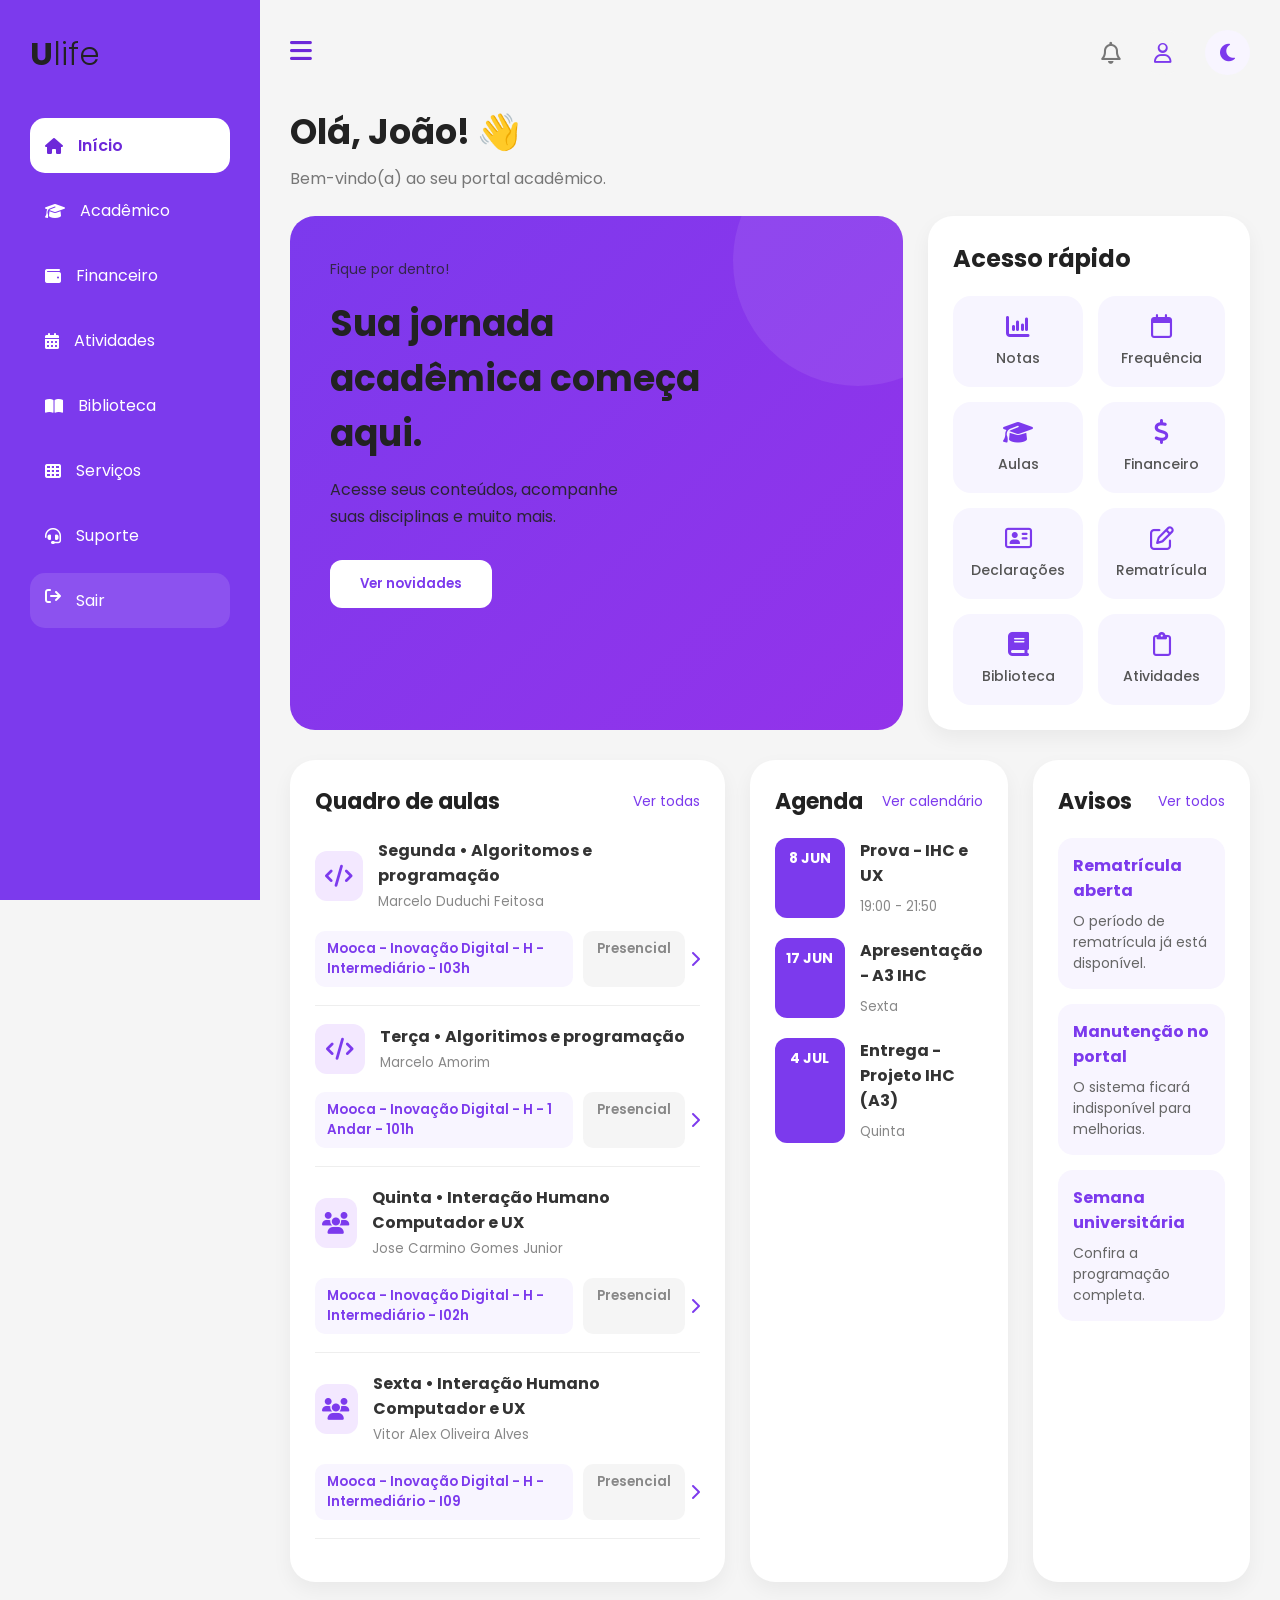
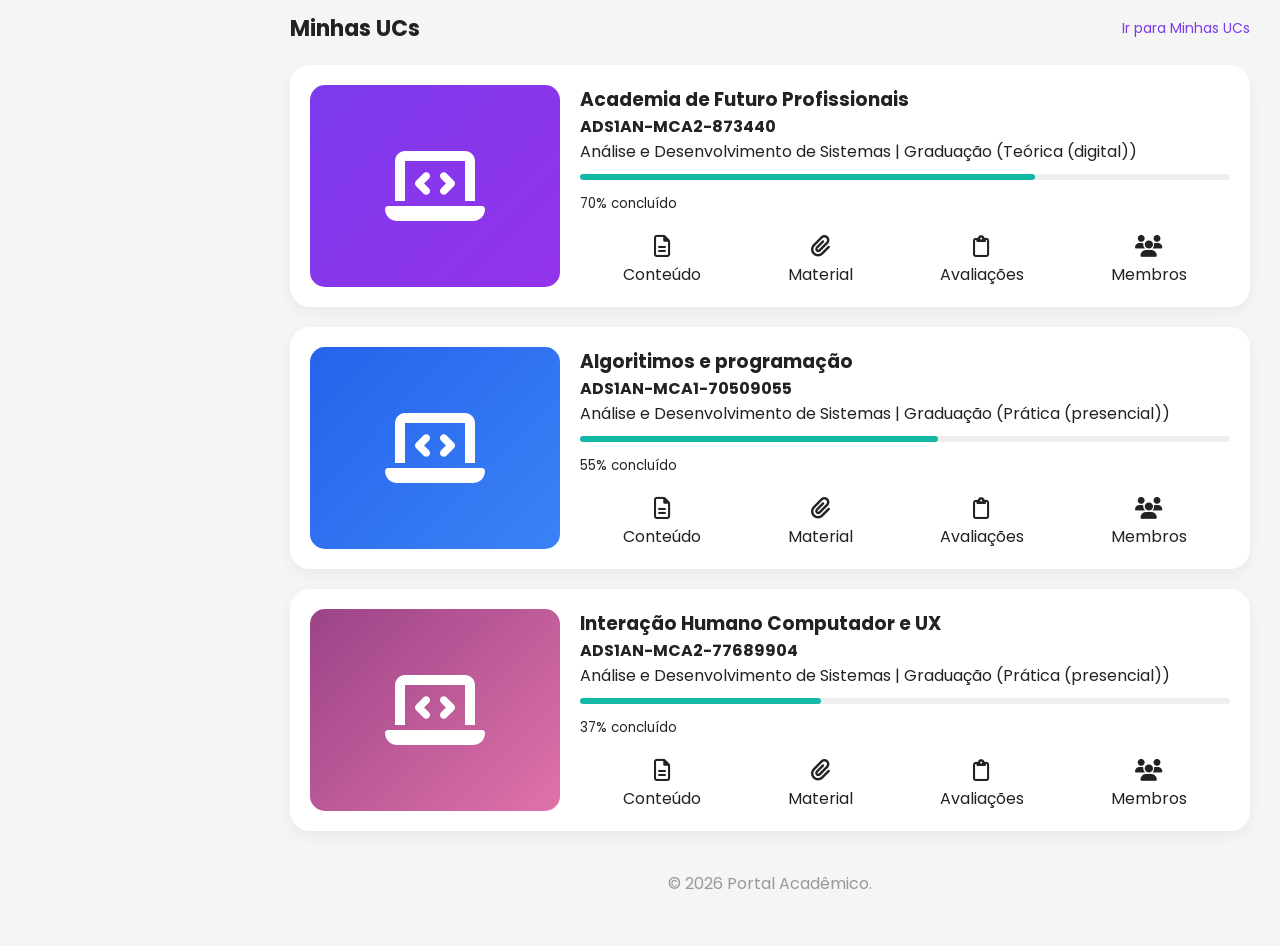
<file: A3---IHC-UX-main (2)/ProjetoA3/index.html>
<!DOCTYPE html>
<html lang=pt-br">

<head>
    <meta charset="UTF-8">
    <meta name="viewport" content="width=device-width, initial-scale=1.0">
    <title>Ulife</title>
    <link rel="icon" type="image/png" href="image/ulifeicon.png">
</head>

<body>
    <!DOCTYPE html>
    <html lang="pt-br">

    <head>

        <meta charset="UTF-8">
        <meta name="viewport" content="width=device-width, initial-scale=1.0">

        <title>Portal Acadêmico</title>

        <link rel="stylesheet" href="css/style.css">
        <link rel="icon" type="image/png" href="image/ulifeicon.png">

        <!-- Fonte -->
        <link href="https://fonts.googleapis.com/css2?family=Poppins:wght@300;400;500;600;700&display=swap" rel="stylesheet">

        <!-- Ícones -->
        <link rel="stylesheet" href="https://cdnjs.cloudflare.com/ajax/libs/font-awesome/6.7.2/css/all.min.css">
    </head>

    <body>
        <div class="container">

            <!-- SIDEBAR -->

            <aside class="sidebar">
                <div class="logo">
                    <a href="index.html">
                        <h1>U<span>life</span></h1>
                    </a>
                </div>

                <nav>

                    <ul>
                        <li class="active">
                            <i class="fa-solid fa-house"></i>
                            <span>Início</span>
                        </li>

                        <li onclick="window.location.href='academico.html'">
                            <i class="fa-solid fa-graduation-cap"></i>
                            <span>Acadêmico</span>
                        </li>

                        <li onclick="window.location.href='financeiro.html'">
                            <i class="fa-solid fa-wallet"></i>
                            <span>Financeiro</span>
                        </li>

                        <li onclick="window.location.href='atividades.html'">
                            <i class="fa-solid fa-calendar-days"></i>
                            <span>Atividades</span>
                        </li>

                        <li>
                            <i class="fa-solid fa-book-open"></i>
                            <span>Biblioteca</span>
                        </li>

                        <li>
                            <i class="fa-solid fa-table-cells"></i>
                            <span>Serviços</span>
                        </li>

                        <li>
                            <i class="fa-solid fa-headset"></i>
                            <span>Suporte</span>
                        </li>
                    </ul>
                </nav>

                <div class="logout">
                    <i class="fa-solid fa-arrow-right-from-bracket"></i>
                    <span>Sair</span>
                </div>
            </aside>

            <!-- CONTEÚDO -->

            <main>

                <!-- TOPO -->

                <header>

                    <div class="menu">
                        <i id="menu-btn" class="fa-solid fa-bars"></i>
                    </div>

                    <div class="icons">

                        <i class="fa-regular fa-bell"></i>


                        <div class="perfil-container">

                            <div class="perfil-btn">
                                <i class="fa-regular fa-user"></i>
                            </div>

                            <div class="perfil-menu">

                                <div class="perfil-topo">
                                    <div class="foto">
                                        <i class="fa-solid fa-user"></i>
                                    </div>
                                    <h3>João</h3>
                                    <small>Sem foto de perfil</small>
                                </div>

                                <ul>

                                    <li>
                                        <i class="fa-regular fa-address-card"></i>
                                        Meus dados
                                    </li>

                                    <li>
                                        <i class="fa-regular fa-folder"></i>
                                        Meus documentos
                                    </li>

                                    <li>
                                        <i class="fa-solid fa-wallet"></i>
                                        Meus pagamentos
                                    </li>

                                    <li>
                                        <i class="fa-solid fa-graduation-cap"></i>
                                        Políticas de bolsas
                                    </li>

                                    <li>
                                        <i class="fa-regular fa-bell"></i>
                                        Configurar notificações
                                    </li>

                                    <li>
                                        <i class="fa-regular fa-circle-question"></i>
                                        Ajuda
                                    </li>
                                </ul>
                            </div>
                        </div>
                        <div class="tema-btn" id="tema-btn">
                            <i class="fa-solid fa-moon" id="tema-icon"></i>
                        </div>
                    </div>

                </header>

                <!-- BOAS VINDAS -->

                <section class="welcome">
                    <h1>Olá, João! 👋</h1>
                    <p>Bem-vindo(a) ao seu portal acadêmico.</p>
                </section>

                <!-- BANNER + ACESSO RAPIDO -->

                <section class="top-area">

                    <div class="hero">
                        <small>Fique por dentro!</small>
                        <h2>Sua jornada acadêmica começa aqui.</h2>
                        <p>
                            Acesse seus conteúdos,
                            acompanhe suas disciplinas
                            e muito mais.
                        </p>

                        <button>
                            Ver novidades
                        </button>
                    </div>

                    <div class="quick">
                        <h2>Acesso rápido</h2>
                        <div class="quick-grid">

                            <div onclick="window.location.href='notas.html'">
                                <i class="fa-solid fa-chart-column"></i>
                                <p>Notas</p>
                            </div>

                            <div onclick="window.location.href='frequencia.html'">
                                <i class="fa-regular fa-calendar"></i>
                                <p>Frequência</p>
                            </div>

                            <div onclick="window.location.href='qda.html'">
                                <i class="fa-solid fa-graduation-cap"></i>
                                <p>Aulas</p>
                            </div>

                            <div onclick="window.location.href='financeiro.html'">
                                <i class="fa-solid fa-dollar-sign"></i>
                                <p>Financeiro</p>
                            </div>

                            <div>
                                <i class="fa-regular fa-address-card"></i>
                                <p>Declarações</p>
                            </div>

                            <div onclick="window.location.href='financeiro.html'">
                                <i class="fa-regular fa-pen-to-square"></i>
                                <p>Rematrícula</p>
                            </div>

                            <div>
                                <i class="fa-solid fa-book"></i>
                                <p>Biblioteca</p>
                            </div>

                            <div onclick="window.location.href='atividades.html'">
                                <i class="fa-regular fa-clipboard"></i>
                                <p>Atividades</p>
                            </div>
                        </div>
                    </div>

                </section>
                <!-- CARDS INFERIORES -->

                <section class="bottom-area">

                    <!-- DISCIPLINAS -->

                    <div class="box">

                        <div class="title">
                            <h2>Quadro de aulas</h2>
                            <a href="qda.html">Ver todas</a>
                        </div>



                        <div class="disciplina">

                            <div class="info">

                                <div class="icone">
                                    <i class="fa-solid fa-code"></i>
                                </div>

                                <div>
                                    <h3 class="algoritimos">Segunda • Algoritomos e programação</h3>
                                    <small>Marcelo Duduchi Feitosa</small>
                                </div>
                            </div>


                            <div class="acesso">

                                <div class="tags">
                                    <small class="sala">Mooca - Inovação Digital - H - Intermediário - I03h</small>

                                    <small class="modalidade">Presencial</small>
                                </div>
                                <i class="fa-solid fa-chevron-right"></i>
                            </div>
                        </div>

                        <div class="disciplina">

                            <div class="info">

                                <div class="icone">
                                    <i class="fa-solid fa-code"></i>
                                </div>

                                <div>
                                    <h3 class="algoritimos">Terça • Algoritimos e programação</h3>
                                    <small>Marcelo Amorim</small>
                                </div>

                            </div>

                            <div class="acesso">
                                <div class="tags">
                                    <small class="sala">Mooca - Inovação Digital - H - 1 Andar - 101h</small>

                                    <small class="modalidade">Presencial</small>
                                </div>
                                <i class="fa-solid fa-chevron-right"></i>
                            </div>
                        </div>

                        <div class="disciplina">

                            <div class="info">

                                <div class="icone">
                                    <i class="fa-solid fa-users"></i>
                                </div>

                                <div>
                                    <h3>Quinta • Interação Humano Computador e UX</h3>
                                    <small>Jose Carmino Gomes Junior</small>

                                </div>

                            </div>

                            <div class="acesso">
                                <div class="tags">
                                    <small class="sala">Mooca - Inovação Digital - H - Intermediário - I02h</small>

                                    <small class="modalidade">Presencial</small>
                                </div>
                                <i class="fa-solid fa-chevron-right"></i>
                            </div>
                        </div>

                        <div class="disciplina">

                            <div class="info">

                                <div class="icone">
                                    <i class="fa-solid fa-users"></i>
                                </div>

                                <div>
                                    <h3>Sexta • Interação Humano Computador e UX</h3>
                                    <small>Vitor Alex Oliveira Alves</small>
                                </div>
                            </div>

                            <div class="acesso">
                                <div class="tags">
                                    <small class="sala">Mooca - Inovação Digital - H - Intermediário - I09</small>

                                    <small class="modalidade">Presencial</small>
                                </div>
                                <i class="fa-solid fa-chevron-right"></i>
                            </div>
                        </div>
                    </div>

                    <!-- AGENDA -->
                    <div class="box">

                        <div class="title">
                            <h2>Agenda</h2>
                            <a href="#">Ver calendário</a>
                        </div>

                        <div class="evento">
                            <h3>8 JUN</h3>

                            <div>
                                <strong>Prova - IHC e UX</strong>
                                <small>19:00 - 21:50</small>
                            </div>
                        </div>

                        <div class="evento">
                            <h3>17 JUN</h3>

                            <div>
                                <strong>Apresentação - A3 IHC</strong>
                                <small>Sexta</small>
                            </div>
                        </div>

                        <div class="evento">
                            <h3>4 JUL</h3>

                            <div>
                                <strong>Entrega - Projeto IHC (A3)</strong>
                                <small>Quinta</small>
                            </div>
                        </div>
                    </div>

                    <!-- AVISOS -->
                    <div class="box">

                        <div class="title">
                            <h2>Avisos</h2>
                            <a href="#">Ver todos</a>
                        </div>

                        <div class="aviso">
                            <h3>Rematrícula aberta</h3>

                            <p>
                                O período de rematrícula já está disponível.
                            </p>
                        </div>

                        <div class="aviso">
                            <h3>Manutenção no portal</h3>

                            <p>
                                O sistema ficará indisponível para melhorias.
                            </p>
                        </div>

                        <div class="aviso">
                            <h3>Semana universitária</h3>

                            <p>
                                Confira a programação completa.
                            </p>
                        </div>
                    </div>
                </section>

                <section class="ucs-extra">

                    <div class="title">
                        <h2>Minhas UCs</h2>
                        <a href="#">Ir para Minhas UCs</a>
                    </div>

                    <div class="uc-card">

                        <div class="uc-img">
                            <i class="fa-solid fa-laptop-code"></i>
                        </div>

                        <div class="uc-info">

                            <h3>Academia de Futuro Profissionais</h3>

                            <strong>ADS1AN-MCA2-873440</strong>

                            <p>Análise e Desenvolvimento de Sistemas | Graduação (Teórica (digital))</p>

                            <div class="barra">
                                <div class="progresso"></div>
                            </div>

                            <small>70% concluído</small>

                            <div class="uc-icons">

                                <div>
                                    <i class="fa-regular fa-file-lines"></i>
                                    <span>Conteúdo</span>
                                </div>

                                <div>
                                    <i class="fa-solid fa-paperclip"></i>
                                    <span>Material</span>
                                </div>

                                <div>
                                    <i class="fa-regular fa-clipboard"></i>
                                    <span>Avaliações</span>
                                </div>

                                <div>
                                    <i class="fa-solid fa-users"></i>
                                    <span>Membros</span>
                                </div>

                            </div>
                        </div>
                    </div>
                    <div class="uc-card">

                        <div class="uc-img" style="background:linear-gradient(135deg,#2563eb,#3b82f6);">

                            <i class="fa-solid fa-laptop-code"></i>

                        </div>

                        <div class="uc-info">

                            <h3>Algoritimos e programação</h3>

                            <strong>ADS1AN-MCA1-70509055</strong>

                            <p>Análise e Desenvolvimento de Sistemas | Graduação (Prática (presencial))</p>

                            <div class="barra">
                                <div class="progresso" style="width:55%;"></div>
                            </div>

                            <small>55% concluído</small>

                            <div class="uc-icons">

                                <div>
                                    <i class="fa-regular fa-file-lines"></i>
                                    <span>Conteúdo</span>
                                </div>

                                <div>
                                    <i class="fa-solid fa-paperclip"></i>
                                    <span>Material</span>
                                </div>

                                <div>
                                    <i class="fa-regular fa-clipboard"></i>
                                    <span>Avaliações</span>
                                </div>

                                <div>
                                    <i class="fa-solid fa-users"></i>
                                    <span>Membros</span>
                                </div>
                            </div>
                        </div>
                    </div>
                    <div class="uc-card">

                        <div class="uc-img" style="background:linear-gradient(135deg,#9b4388,#e072a9);">

                            <i class="fa-solid fa-laptop-code"></i>

                        </div>

                        <div class="uc-info">

                            <h3>Interação Humano Computador e UX</h3>

                            <strong>ADS1AN-MCA2-77689904</strong>

                            <p>Análise e Desenvolvimento de Sistemas | Graduação (Prática (presencial))</p>

                            <div class="barra">
                                <div class="progresso" style="width:37%;"></div>
                            </div>

                            <small>37% concluído</small>

                            <div class="uc-icons">

                                <div>
                                    <i class="fa-regular fa-file-lines"></i>
                                    <span>Conteúdo</span>
                                </div>

                                <div>
                                    <i class="fa-solid fa-paperclip"></i>
                                    <span>Material</span>
                                </div>

                                <div>
                                    <i class="fa-regular fa-clipboard"></i>
                                    <span>Avaliações</span>
                                </div>

                                <div>
                                    <i class="fa-solid fa-users"></i>
                                    <span>Membros</span>
                                </div>
                            </div>
                        </div>
                    </div>

                </section>

                <!-- RODAPÉ -->

                <footer>
                    © 2026 Portal Acadêmico.
                </footer>
            </main>
        </div>
        <script>

            const menu = document.querySelector("#menu-btn");
            const sidebar = document.querySelector(".sidebar");

            menu.onclick = () => {
                sidebar.classList.toggle("close");
            }

        </script>

        <script>

            const perfilBtn = document.querySelector(".perfil-btn");
            const perfilMenu = document.querySelector(".perfil-menu");
            const perfilContainer = document.querySelector(".perfil-container");

            perfilBtn.addEventListener("click", function (event) {
                perfilMenu.classList.toggle("active");
                event.stopPropagation();
            });

            perfilMenu.addEventListener("click", function (event) {
                event.stopPropagation();
            });

            document.addEventListener("click", function () {
                perfilMenu.classList.remove("active");
            });

        </script>

        <script>
            const temaBtn = document.getElementById("tema-btn");
            const temaIcon = document.getElementById("tema-icon");

            temaBtn.addEventListener("click", () => {
                document.body.classList.toggle("dark-mode");

                if (document.body.classList.contains("dark-mode")) {
                    temaIcon.classList.remove("fa-moon");
                    temaIcon.classList.add("fa-sun");
                    localStorage.setItem("tema", "dark");
                } else {
                    temaIcon.classList.remove("fa-sun");
                    temaIcon.classList.add("fa-moon");
                    localStorage.setItem("tema", "light");
                }
            });

            if (localStorage.getItem("tema") === "dark") {
                document.body.classList.add("dark-mode");
                temaIcon.classList.remove("fa-moon");
                temaIcon.classList.add("fa-sun");
            }
        </script>


    </body>

    </html>
</file>
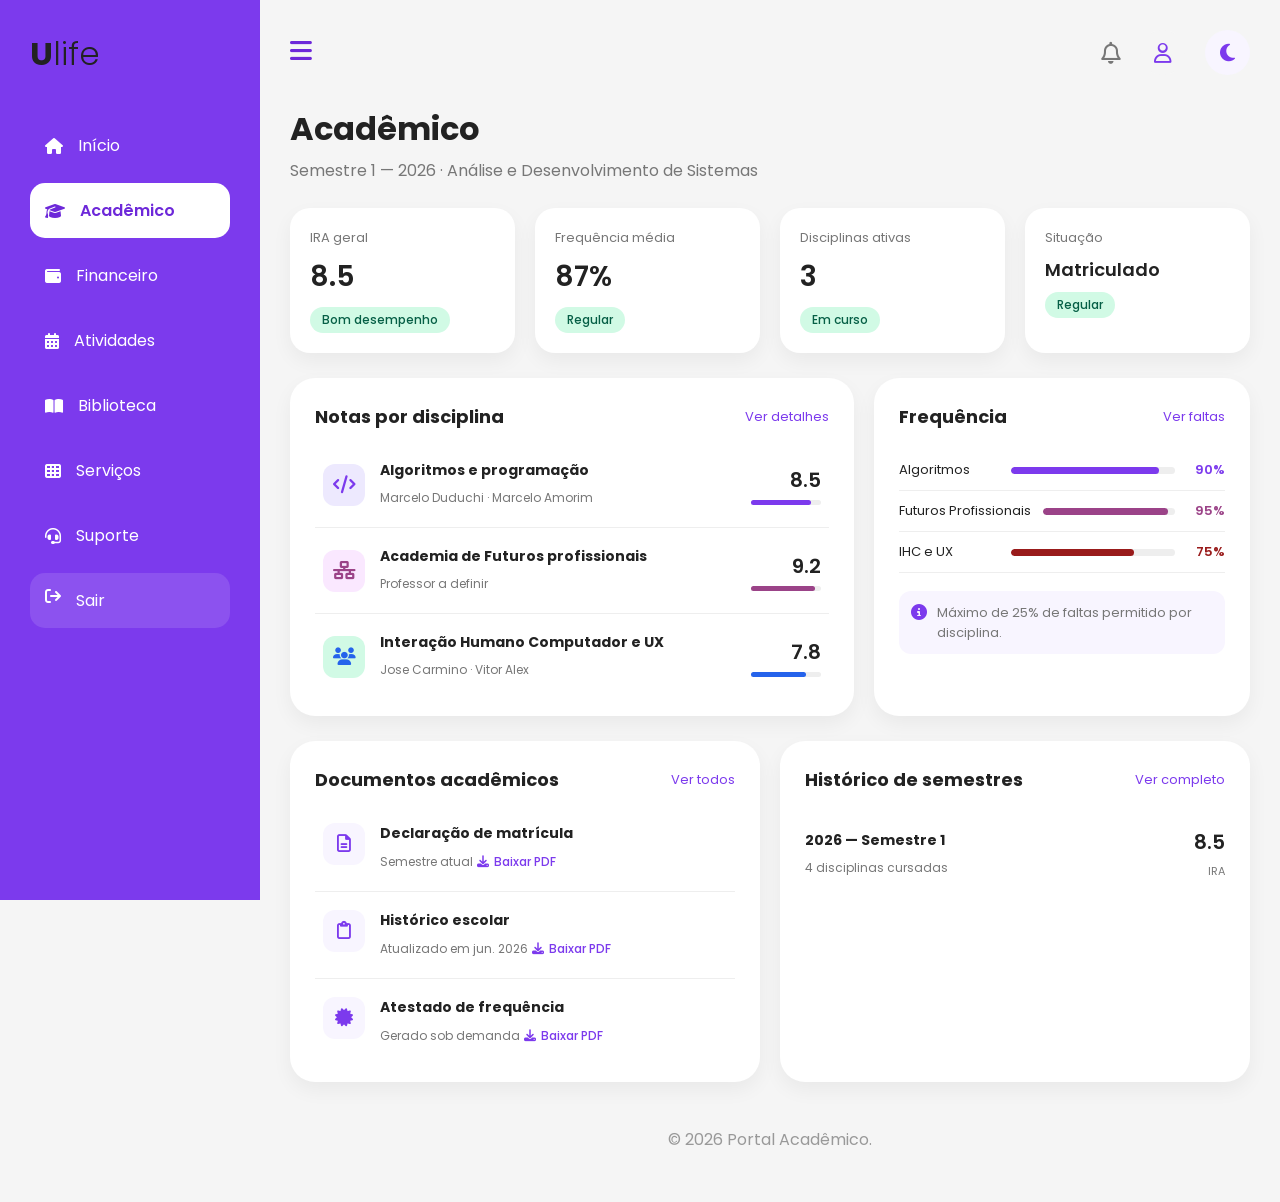
<file: A3---IHC-UX-main (2)/ProjetoA3/academico.html>
<!DOCTYPE html>
<html lang="pt-br">

<head>
  <meta charset="UTF-8">
  <meta name="viewport" content="width=device-width, initial-scale=1.0">
  <title>Acadêmico — Ulife</title>

  <link rel="stylesheet" href="css/style.css">
  <link rel="stylesheet" href="css/academico.css">
  <link rel="icon" type="image/png" href="image/ulifeicon.png">

  <link href="https://fonts.googleapis.com/css2?family=Poppins:wght@300;400;500;600;700&display=swap" rel="stylesheet">
  <link rel="stylesheet" href="https://cdnjs.cloudflare.com/ajax/libs/font-awesome/6.7.2/css/all.min.css">
</head>

<body>
  <div class="container">

    <!-- SIDEBAR -->
    <aside class="sidebar">
      <div class="logo">
        <a href="index.html">
          <h1>U<span>life</span></h1>
        </a>
      </div>

      <nav>
        <ul>
          <li onclick="window.location.href='index.html'">
            <i class="fa-solid fa-house"></i>
            <span>Início</span>
          </li>

          <li class="active">
            <i class="fa-solid fa-graduation-cap"></i>
            <span>Acadêmico</span>
          </li>

          <li onclick="window.location.href='financeiro.html'">
            <i class="fa-solid fa-wallet"></i>
            <span>Financeiro</span>
          </li>

          <li onclick="window.location.href='atividades.html'">
            <i class="fa-solid fa-calendar-days"></i>
            <span>Atividades</span>
          </li>

          <li>
            <i class="fa-solid fa-book-open"></i>
            <span>Biblioteca</span>
          </li>

          <li>
            <i class="fa-solid fa-table-cells"></i>
            <span>Serviços</span>
          </li>

          <li>
            <i class="fa-solid fa-headset"></i>
            <span>Suporte</span>
          </li>
        </ul>
      </nav>

      <div class="logout">
        <i class="fa-solid fa-arrow-right-from-bracket"></i>
        <span>Sair</span>
      </div>
    </aside>

    <!-- CONTEÚDO -->
    <main>

      <!-- TOPO -->
      <header>
        <div class="menu">
          <i id="menu-btn" class="fa-solid fa-bars"></i>
        </div>

        <div class="icons">
          <i class="fa-regular fa-bell"></i>

          <div class="perfil-container">
            <div class="perfil-btn">
              <i class="fa-regular fa-user"></i>
            </div>

            <div class="perfil-menu">
              <div class="perfil-topo">
                <div class="foto">
                  <i class="fa-solid fa-user"></i>
                </div>
                <h3>João</h3>
                <small>Sem foto de perfil</small>
              </div>

              <ul>
                <li><i class="fa-regular fa-address-card"></i> Meus dados</li>
                <li><i class="fa-regular fa-folder"></i> Meus documentos</li>
                <li><i class="fa-solid fa-wallet"></i> Meus pagamentos</li>
                <li><i class="fa-solid fa-graduation-cap"></i> Políticas de bolsas</li>
                <li><i class="fa-regular fa-bell"></i> Configurar notificações</li>
                <li><i class="fa-regular fa-circle-question"></i> Ajuda</li>
              </ul>
            </div>
          </div>

          <div class="tema-btn" id="tema-btn">
            <i class="fa-solid fa-moon" id="tema-icon"></i>
          </div>
        </div>
      </header>

      <!-- TÍTULO DA PÁGINA -->
      <section class="page-header">
        <div>
          <h1>Acadêmico</h1>
          <p>Semestre 1 — 2026 · Análise e Desenvolvimento de Sistemas</p>
        </div>
      </section>

      <!-- CARDS DE RESUMO -->
      <section class="ac-stats">

        <div class="ac-stat-card">
          <p>IRA geral</p>
          <span>8.5</span>
          <small class="badge badge-green">Bom desempenho</small>
        </div>

        <div class="ac-stat-card">
          <p>Frequência média</p>
          <span>87%</span>
          <small class="badge badge-green">Regular</small>
        </div>

        <div class="ac-stat-card">
          <p>Disciplinas ativas</p>
          <span>3</span>
          <small class="badge badge-green">Em curso</small>
        </div>

        <div class="ac-stat-card">
          <p>Situação</p>
          <span class="span-sm">Matriculado</span>
          <small class="badge badge-green">Regular</small>
        </div>

      </section>

      <!-- NOTAS + FREQUÊNCIA -->
      <section class="ac-row-2">

        <!-- NOTAS -->
        <div class="ac-box">
          <div class="ac-box-title">
            <h2>Notas por disciplina</h2>
            <a href="notas.html">Ver detalhes</a>
          </div>

          <div class="ac-disc">
            <div class="ac-disc-icon purple">
              <i class="fa-solid fa-code"></i>
            </div>
            <div class="ac-disc-info">
              <h3>Algoritmos e programação</h3>
              <small>Marcelo Duduchi · Marcelo Amorim</small>
            </div>
            <div class="ac-disc-nota">
              <strong>8.5</strong>
              <div class="ac-barra">
                <div class="ac-prog" style="width: 85%; background: #7c3aed;"></div>
              </div>
            </div>
          </div>

          <hr class="ac-sep">

          <div class="ac-disc">
            <div class="ac-disc-icon pink">
              <i class="fa-solid fa-network-wired"></i>
            </div>
            <div class="ac-disc-info">
              <h3>
                Academia de Futuros profissionais</h3>
              <small>Professor a definir</small>
            </div>
            <div class="ac-disc-nota">
              <strong>9.2</strong>
              <div class="ac-barra">
                <div class="ac-prog" style="width: 92%; background: #9b4388;"></div>
              </div>
            </div>
          </div>

          <hr class="ac-sep">

          <div class="ac-disc">
            <div class="ac-disc-icon teal">
              <i class="fa-solid fa-users"></i>
            </div>
            <div class="ac-disc-info">
              <h3>Interação Humano Computador e UX</h3>
              <small>Jose Carmino · Vitor Alex</small>
            </div>
            <div class="ac-disc-nota">
              <strong>7.8</strong>
              <div class="ac-barra">
                <div class="ac-prog" style="width: 78%; background: #2563eb;"></div>
              </div>
            </div>
          </div>

        </div>

        <!-- FREQUÊNCIA -->
        <div class="ac-box">
          <div class="ac-box-title">
            <h2>Frequência</h2>
            <a href="frequencia.html">Ver faltas</a>
          </div>

          <div class="ac-freq">
            <span>Algoritmos</span>
            <div class="ac-freq-barra">
              <div class="ac-freq-fill" style="width: 90%; background: #7c3aed;"></div>
            </div>
            <strong style="color: #7c3aed;">90%</strong>
          </div>

          <div class="ac-freq">
            <span>Futuros Profissionais</span>
            <div class="ac-freq-barra">
              <div class="ac-freq-fill" style="width: 95%; background: #9b4388;"></div>
            </div>
            <strong style="color: #9b4388;">95%</strong>
          </div>

          <div class="ac-freq">
            <span>IHC e UX</span>
            <div class="ac-freq-barra">
              <div class="ac-freq-fill" style="width: 75%; background: #991b1b;"></div>
            </div>
            <strong style="color: #991b1b;">75%</strong>
          </div>

          <div class="ac-aviso">
            <i class="fa-solid fa-circle-info"></i>
            <p>Máximo de 25% de faltas permitido por disciplina.</p>
          </div>

        </div>

      </section>

      <!-- DOCUMENTOS + HISTÓRICO -->
      <section class="ac-row-3">

        <!-- DOCUMENTOS -->
        <div class="ac-box">
          <div class="ac-box-title">
            <h2>Documentos acadêmicos</h2>
            <a href="#">Ver todos</a>
          </div>

          <div class="ac-doc">
            <div class="ac-doc-icon">
              <i class="fa-regular fa-file-lines"></i>
            </div>
            <div class="ac-doc-info">
              <h3>Declaração de matrícula</h3>
              <small>Semestre atual</small>
              <a href="#" class="ac-doc-baixar">
                <i class="fa-solid fa-download"></i> Baixar PDF
              </a>
            </div>
          </div>

          <hr class="ac-sep">

          <div class="ac-doc">
            <div class="ac-doc-icon">
              <i class="fa-regular fa-clipboard"></i>
            </div>
            <div class="ac-doc-info">
              <h3>Histórico escolar</h3>
              <small>Atualizado em jun. 2026</small>
              <a href="#" class="ac-doc-baixar">
                <i class="fa-solid fa-download"></i> Baixar PDF
              </a>
            </div>
          </div>

          <hr class="ac-sep">

          <div class="ac-doc">
            <div class="ac-doc-icon">
              <i class="fa-solid fa-certificate"></i>
            </div>
            <div class="ac-doc-info">
              <h3>Atestado de frequência</h3>
              <small>Gerado sob demanda</small>
              <a href="#" class="ac-doc-baixar">
                <i class="fa-solid fa-download"></i> Baixar PDF
              </a>
            </div>
          </div>

        </div>

        <!-- HISTÓRICO -->
        <div class="ac-box">
          <div class="ac-box-title">
            <h2>Histórico de semestres</h2>
            <a href="#">Ver completo</a>
          </div>

          <div class="ac-hist">
            <div class="ac-hist-info">
              <h3>2026 — Semestre 1</h3>
              <small>4 disciplinas cursadas</small>
            </div>
            <div class="ac-hist-nota">
              <strong>8.5</strong>
              <small>IRA</small>
            </div>
          </div>

        </div>

      </section>

      <footer>© 2026 Portal Acadêmico.</footer>

    </main>
  </div>

  <script>
    const menu = document.querySelector("#menu-btn");
    const sidebar = document.querySelector(".sidebar");
    menu.onclick = () => sidebar.classList.toggle("close");
  </script>

  <script>
    const perfilBtn = document.querySelector(".perfil-btn");
    const perfilMenu = document.querySelector(".perfil-menu");

    perfilBtn.addEventListener("click", function (e) {
      perfilMenu.classList.toggle("active");
      e.stopPropagation();
    });

    perfilMenu.addEventListener("click", e => e.stopPropagation());
    document.addEventListener("click", () => perfilMenu.classList.remove("active"));
  </script>

  <script>
    const temaBtn = document.getElementById("tema-btn");
    const temaIcon = document.getElementById("tema-icon");

    temaBtn.addEventListener("click", () => {
      document.body.classList.toggle("dark-mode");

      if (document.body.classList.contains("dark-mode")) {
        temaIcon.classList.remove("fa-moon");
        temaIcon.classList.add("fa-sun");
        localStorage.setItem("tema", "dark");
      } else {
        temaIcon.classList.remove("fa-sun");
        temaIcon.classList.add("fa-moon");
        localStorage.setItem("tema", "light");
      }
    });

    if (localStorage.getItem("tema") === "dark") {
      document.body.classList.add("dark-mode");
      temaIcon.classList.remove("fa-moon");
      temaIcon.classList.add("fa-sun");
    }
  </script>

</body>

</html>
</file>
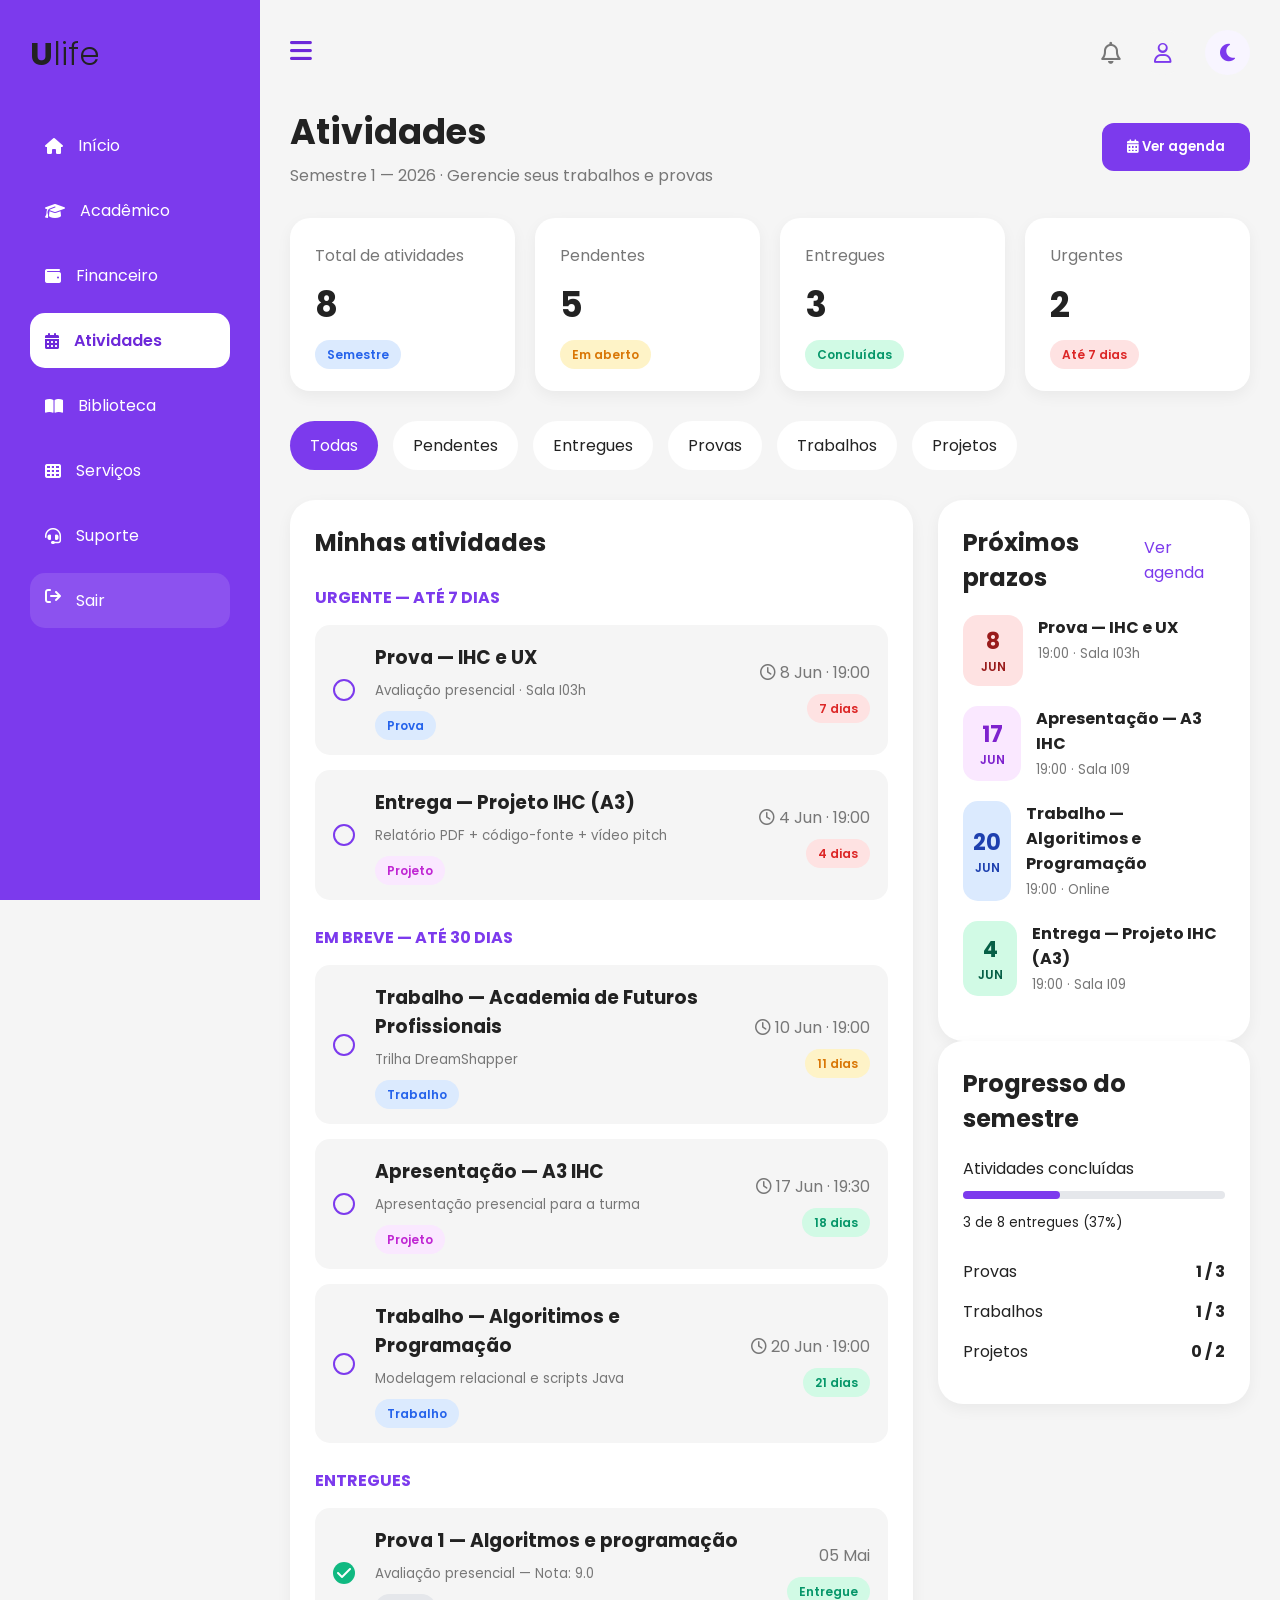
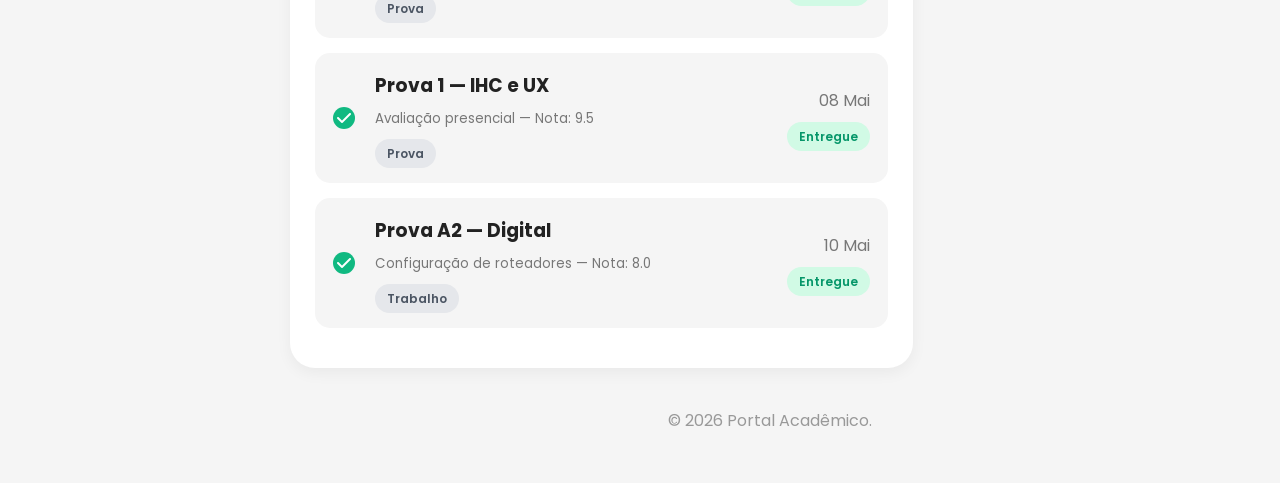
<file: A3---IHC-UX-main (2)/ProjetoA3/atividades.html>
<!DOCTYPE html>
<html lang="pt-br">

<head>
  <meta charset="UTF-8">
  <meta name="viewport" content="width=device-width, initial-scale=1.0">
  <title>Atividades — Ulife</title>

  <link rel="stylesheet" href="css/style.css">
  <link rel="stylesheet" href="css/atividades.css">
  <link rel="icon" type="image/png" href="image/ulifeicon.png">

  <link href="https://fonts.googleapis.com/css2?family=Poppins:wght@300;400;500;600;700&display=swap" rel="stylesheet">
  <link rel="stylesheet" href="https://cdnjs.cloudflare.com/ajax/libs/font-awesome/6.7.2/css/all.min.css">
</head>

<body>
  <div class="container">

    <!-- SIDEBAR -->
    <aside class="sidebar">
      <div class="logo">
        <h1>U<span>life</span></h1>
      </div>

      <nav>
        <ul>
          <li onclick="window.location.href='index.html'">
            <i class="fa-solid fa-house"></i>
            <span>Início</span>
          </li>

          <li onclick="window.location.href='academico.html'">
            <i class="fa-solid fa-graduation-cap"></i>
            <span>Acadêmico</span>
          </li>

          <li onclick="window.location.href='financeiro.html'">
            <i class="fa-solid fa-wallet"></i>
            <span>Financeiro</span>
          </li>

          <li class="active">
            <i class="fa-solid fa-calendar-days"></i>
            <span>Atividades</span>
          </li>

          <li>
            <i class="fa-solid fa-book-open"></i>
            <span>Biblioteca</span>
          </li>

          <li>
            <i class="fa-solid fa-table-cells"></i>
            <span>Serviços</span>
          </li>

          <li>
            <i class="fa-solid fa-headset"></i>
            <span>Suporte</span>
          </li>
        </ul>
      </nav>

      <div class="logout">
        <i class="fa-solid fa-arrow-right-from-bracket"></i>
        <span>Sair</span>
      </div>
    </aside>

    <!-- CONTEÚDO -->
    <main>

      <!-- TOPO -->
      <header>
        <div class="menu">
          <i id="menu-btn" class="fa-solid fa-bars"></i>
        </div>

        <div class="icons">
          <i class="fa-regular fa-bell"></i>

          <div class="perfil-container">
            <div class="perfil-btn">
              <i class="fa-regular fa-user"></i>
            </div>

            <div class="perfil-menu">
              <div class="perfil-topo">
                <div class="foto">
                  <i class="fa-solid fa-user"></i>
                </div>
                <h3>João</h3>
                <small>Sem foto de perfil</small>
              </div>

              <ul>
                <li><i class="fa-regular fa-address-card"></i> Meus dados</li>
                <li><i class="fa-regular fa-folder"></i> Meus documentos</li>
                <li><i class="fa-solid fa-wallet"></i> Meus pagamentos</li>
                <li><i class="fa-solid fa-graduation-cap"></i> Políticas de bolsas</li>
                <li><i class="fa-regular fa-bell"></i> Configurar notificações</li>
                <li><i class="fa-regular fa-circle-question"></i> Ajuda</li>
              </ul>
            </div>
          </div>

          <div class="tema-btn" id="tema-btn">
            <i id="tema-icon" class="fa-solid fa-moon"></i>
          </div>
        </div>
      </header>

      <!-- TÍTULO -->
      <section class="at-page-header">
        <div>
          <h1>Atividades</h1>
          <p>Semestre 1 — 2026 · Gerencie seus trabalhos e provas</p>
        </div>

        <button class="at-agenda-btn">
          <i class="fa-solid fa-calendar-days"></i>
          Ver agenda
        </button>
      </section>

      <!-- CARDS DE RESUMO -->
      <section class="at-stats">

        <div class="at-stat-card">
          <p>Total de atividades</p>
          <span>8</span>
          <small class="at-badge badge-blue">Semestre</small>
        </div>

        <div class="at-stat-card">
          <p>Pendentes</p>
          <span>5</span>
          <small class="at-badge badge-amber">Em aberto</small>
        </div>

        <div class="at-stat-card">
          <p>Entregues</p>
          <span>3</span>
          <small class="at-badge badge-green">Concluídas</small>
        </div>

        <div class="at-stat-card">
          <p>Urgentes</p>
          <span>2</span>
          <small class="at-badge badge-red">Até 7 dias</small>
        </div>

      </section>

      <!-- FILTROS -->
      <div class="at-filtros">
        <div class="at-filtro active" data-filtro="todas">Todas</div>
        <div class="at-filtro" data-filtro="pendentes">Pendentes</div>
        <div class="at-filtro" data-filtro="entregues">Entregues</div>
        <div class="at-filtro" data-filtro="provas">Provas</div>
        <div class="at-filtro" data-filtro="trabalhos">Trabalhos</div>
        <div class="at-filtro" data-filtro="projetos">Projetos</div>
      </div>

      <!-- LISTA + AGENDA MINI -->
      <section class="at-main-row">

        <!-- LISTA DE ATIVIDADES -->
        <div class="at-box">
          <div class="at-box-title">
            <h2>Minhas atividades</h2>
          </div>

          <!-- URGENTE -->
          <p class="at-grupo-label">URGENTE — ATÉ 7 DIAS</p>

          <div class="at-card urgente" data-tipo="provas" data-status="pendentes">
            <div class="at-check"></div>
            <div class="at-card-body">
              <h3>Prova — IHC e UX</h3>
              <small>Avaliação presencial · Sala I03h</small>
              <div class="at-tags">
                <span class="at-badge badge-blue">Prova</span>
              </div>
            </div>
            <div class="at-card-right">
              <span class="at-prazo urgente">
                <i class="fa-regular fa-clock"></i> 8 Jun · 19:00
              </span>
              <span class="at-badge badge-red">7 dias</span>
            </div>
          </div>

          <div class="at-card urgente" data-tipo="projetos" data-status="pendentes">
            <div class="at-check"></div>
            <div class="at-card-body">
              <h3>Entrega — Projeto IHC (A3)</h3>
              <small>Relatório PDF + código-fonte + vídeo pitch</small>
              <div class="at-tags">
                <span class="at-badge badge-pink">Projeto</span>
              </div>
            </div>
            <div class="at-card-right">
              <span class="at-prazo urgente">
                <i class="fa-regular fa-clock"></i> 4 Jun · 19:00
              </span>
              <span class="at-badge badge-red">4 dias</span>
            </div>
          </div>

          <!-- EM BREVE -->
          <p class="at-grupo-label">EM BREVE — ATÉ 30 DIAS</p>

          <div class="at-card atencao" data-tipo="trabalhos" data-status="pendentes">
            <div class="at-check"></div>
            <div class="at-card-body">
              <h3>Trabalho — Academia de Futuros Profissionais</h3>
              <small>Trilha DreamShapper</small>
              <div class="at-tags">
                <span class="at-badge badge-blue">Trabalho</span>
              </div>
            </div>
            <div class="at-card-right">
              <span class="at-prazo atencao">
                <i class="fa-regular fa-clock"></i> 10 Jun · 19:00
              </span>
              <span class="at-badge badge-amber">11 dias</span>
            </div>
          </div>

          <div class="at-card ok" data-tipo="projetos" data-status="pendentes">
            <div class="at-check"></div>
            <div class="at-card-body">
              <h3>Apresentação — A3 IHC</h3>
              <small>Apresentação presencial para a turma</small>
              <div class="at-tags">
                <span class="at-badge badge-pink">Projeto</span>
              </div>
            </div>
            <div class="at-card-right">
              <span class="at-prazo">
                <i class="fa-regular fa-clock"></i> 17 Jun · 19:30
              </span>
              <span class="at-badge badge-green">18 dias</span>
            </div>
          </div>

          <div class="at-card ok" data-tipo="trabalhos" data-status="pendentes">
            <div class="at-check"></div>
            <div class="at-card-body">
              <h3>Trabalho — Algoritimos e Programação</h3>
              <small>Modelagem relacional e scripts Java</small>
              <div class="at-tags">
                <span class="at-badge badge-blue">Trabalho</span>
              </div>
            </div>
            <div class="at-card-right">
              <span class="at-prazo">
                <i class="fa-regular fa-clock"></i> 20 Jun · 19:00
              </span>
              <span class="at-badge badge-green">21 dias</span>
            </div>
          </div>

          <!-- ENTREGUES -->
          <p class="at-grupo-label">ENTREGUES</p>

          <div class="at-card entregue" data-tipo="provas" data-status="entregues">
            <div class="at-check done">
              <i class="fa-solid fa-check"></i>
            </div>
            <div class="at-card-body">
              <h3>Prova 1 — Algoritmos e programação</h3>
              <small>Avaliação presencial — Nota: 9.0</small>
              <div class="at-tags">
                <span class="at-badge badge-gray">Prova</span>
              </div>
            </div>
            <div class="at-card-right">
              <span class="at-prazo">05 Mai</span>
              <span class="at-badge badge-green">Entregue</span>
            </div>
          </div>

          <div class="at-card entregue" data-tipo="provas" data-status="entregues">
            <div class="at-check done">
              <i class="fa-solid fa-check"></i>
            </div>
            <div class="at-card-body">
              <h3>Prova 1 — IHC e UX</h3>
              <small>Avaliação presencial — Nota: 9.5</small>
              <div class="at-tags">
                <span class="at-badge badge-gray">Prova</span>
              </div>
            </div>
            <div class="at-card-right">
              <span class="at-prazo">08 Mai</span>
              <span class="at-badge badge-green">Entregue</span>
            </div>
          </div>

          <div class="at-card entregue" data-tipo="trabalhos" data-status="entregues">
            <div class="at-check done">
              <i class="fa-solid fa-check"></i>
            </div>
            <div class="at-card-body">
              <h3>Prova A2 — Digital</h3>
              <small>Configuração de roteadores — Nota: 8.0</small>
              <div class="at-tags">
                <span class="at-badge badge-gray">Trabalho</span>
              </div>
            </div>
            <div class="at-card-right">
              <span class="at-prazo">10 Mai</span>
              <span class="at-badge badge-green">Entregue</span>
            </div>
          </div>

        </div>

        <!-- COLUNA DIREITA -->
        <div class="at-col-right">

          <!-- PRÓXIMOS PRAZOS -->
          <div class="at-box">
            <div class="at-box-title">
              <h2>Próximos prazos</h2>
              <a href="#">Ver agenda</a>
            </div>

            <div class="at-ev">
              <div class="at-ev-date" style="background: #fee2e2;">
                <span class="at-ev-num" style="color: #991b1b;">8</span>
                <span class="at-ev-mes" style="color: #991b1b;">JUN</span>
              </div>
              <div class="at-ev-info">
                <strong>Prova — IHC e UX</strong>
                <small>19:00 · Sala I03h</small>
              </div>
            </div>

            <div class="at-ev">
              <div class="at-ev-date" style="background: #fae8ff;">
                <span class="at-ev-num" style="color: #7e22ce;">17</span>
                <span class="at-ev-mes" style="color: #7e22ce;">JUN</span>
              </div>
              <div class="at-ev-info">
                <strong>Apresentação — A3 IHC</strong>
                <small>19:00 · Sala I09</small>
              </div>
            </div>

            <div class="at-ev">
              <div class="at-ev-date" style="background: #dbeafe;">
                <span class="at-ev-num" style="color: #1e40af;">20</span>
                <span class="at-ev-mes" style="color: #1e40af;">JUN</span>
              </div>
              <div class="at-ev-info">
                <strong>Trabalho — Algoritimos e Programação</strong>
                <small>19:00 · Online</small>
              </div>
            </div>

            <div class="at-ev">
              <div class="at-ev-date" style="background: #d1fae5;">
                <span class="at-ev-num" style="color: #065f46;">4</span>
                <span class="at-ev-mes" style="color: #065f46;">JUN</span>
              </div>
              <div class="at-ev-info">
                <strong>Entrega — Projeto IHC (A3)</strong>
                <small>19:00 · Sala I09</small>
              </div>
            </div>

          </div>

          <!-- PROGRESSO -->
          <div class="at-box">
            <div class="at-box-title">
              <h2>Progresso do semestre</h2>
            </div>

            <div class="at-progresso-box">
              <p>Atividades concluídas</p>
              <div class="at-prog-barra">
                <div class="at-prog-fill" style="width: 37%;"></div>
              </div>
              <small>3 de 8 entregues (37%)</small>
            </div>

            <div class="at-resumo-row">
              <span>Provas</span>
              <strong>1 / 3</strong>
            </div>

            <div class="at-resumo-row">
              <span>Trabalhos</span>
              <strong>1 / 3</strong>
            </div>

            <div class="at-resumo-row">
              <span>Projetos</span>
              <strong>0 / 2</strong>
            </div>

          </div>

        </div>

      </section>

      <footer>© 2026 Portal Acadêmico.</footer>

    </main>
  </div>

  <script>
    const menu = document.querySelector("#menu-btn");
    const sidebar = document.querySelector(".sidebar");
    menu.onclick = () => sidebar.classList.toggle("close");
  </script>

  <script>
    const perfilBtn = document.querySelector(".perfil-btn");
    const perfilMenu = document.querySelector(".perfil-menu");
    perfilBtn.addEventListener("click", e => { perfilMenu.classList.toggle("active"); e.stopPropagation(); });
    perfilMenu.addEventListener("click", e => e.stopPropagation());
    document.addEventListener("click", () => perfilMenu.classList.remove("active"));
  </script>

  <script>
    const temaBtn = document.getElementById("tema-btn");
    const temaIcon = document.getElementById("tema-icon");

    if (localStorage.getItem("tema") === "dark") {
      document.body.classList.add("dark-mode");
      temaIcon.classList.replace("fa-moon", "fa-sun");
    }
    temaBtn.addEventListener("click", () => {
      document.body.classList.toggle("dark-mode");

      if (document.body.classList.contains("dark-mode")) {
        temaIcon.classList.replace("fa-moon", "fa-sun");
        localStorage.setItem("tema", "dark");

      } else {
        temaIcon.classList.replace("fa-sun", "fa-moon");
        localStorage.setItem("tema", "light");
      }
    });
  </script>

  <script>
    /* FILTROS */
    const filtros = document.querySelectorAll(".at-filtro");
    const cards = document.querySelectorAll(".at-card");
    const grupos = document.querySelectorAll(".at-grupo-label");

    filtros.forEach(f => {
      f.addEventListener("click", () => {
        filtros.forEach(x => x.classList.remove("active"));
        f.classList.add("active");

        const tipo = f.dataset.filtro;

        cards.forEach(card => {
          if (tipo === "todas") {
            card.style.display = "flex";
          } else if (tipo === "pendentes" || tipo === "entregues") {
            card.style.display = card.dataset.status === tipo ? "flex" : "none";
          } else {
            card.style.display = card.dataset.tipo === tipo ? "flex" : "none";
          }
        });

        grupos.forEach(g => g.style.display = tipo === "todas" ? "block" : "none");
      });
    });
  </script>

</body>

</html>
</file>
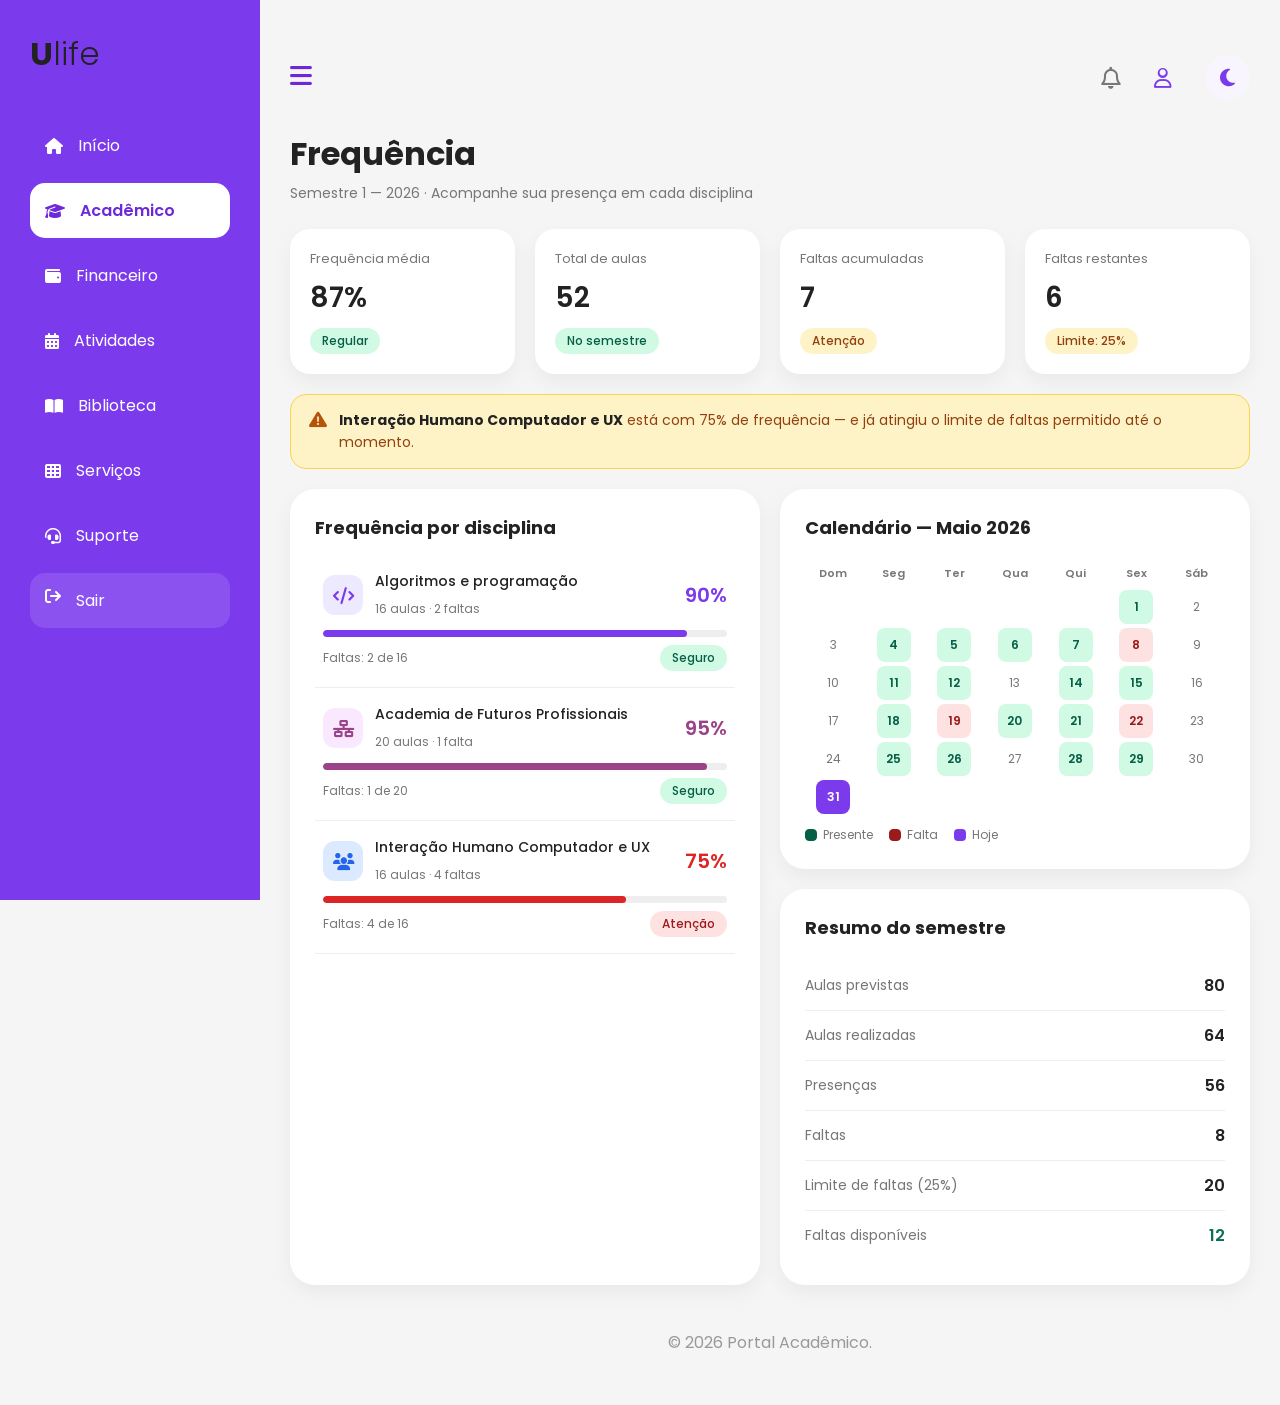
<file: A3---IHC-UX-main (2)/ProjetoA3/frequencia.html>
<!DOCTYPE html>
<html lang="pt-br">

<head>
  <meta charset="UTF-8">
  <meta name="viewport" content="width=device-width, initial-scale=1.0">
  <title>Frequência — Ulife</title>

  <link rel="stylesheet" href="css/style.css">
  <link rel="stylesheet" href="css/frequencia.css">~
  <link rel="icon" type="image/png" href="image/ulifeicon.png">

  <link href="https://fonts.googleapis.com/css2?family=Poppins:wght@300;400;500;600;700&display=swap" rel="stylesheet">
  <link rel="stylesheet" href="https://cdnjs.cloudflare.com/ajax/libs/font-awesome/6.7.2/css/all.min.css">
</head>

<body>
  <div class="container">

    <!-- SIDEBAR -->
    <aside class="sidebar">
      <div class="logo">
        <h1>U<span>life</span></h1>
      </div>

      <nav>
        <ul>
          <li onclick="window.location.href='index.html'">
            <i class="fa-solid fa-house"></i>
            <span>Início</span>
          </li>

          <li class="active" onclick="window.location.href='academico.html'">
            <i class="fa-solid fa-graduation-cap"></i>
            <span>Acadêmico</span>
          </li>

          <li>
            <i class="fa-solid fa-wallet"></i>
            <span>Financeiro</span>
          </li>

          <li onclick="window.location.href='atividades.html'">
            <i class="fa-solid fa-calendar-days"></i>
            <span>Atividades</span>
          </li>

          <li>
            <i class="fa-solid fa-book-open"></i>
            <span>Biblioteca</span>
          </li>

          <li>
            <i class="fa-solid fa-table-cells"></i>
            <span>Serviços</span>
          </li>

          <li>
            <i class="fa-solid fa-headset"></i>
            <span>Suporte</span>
          </li>
        </ul>
      </nav>

      <div class="logout">
        <i class="fa-solid fa-arrow-right-from-bracket"></i>
        <span>Sair</span>
      </div>
    </aside>

    <!-- CONTEÚDO -->
    <main>

      <!-- TOPO -->
      <header>
        <div class="menu">
          <i id="menu-btn" class="fa-solid fa-bars"></i>
        </div>

        <div class="icons">
          <i class="fa-regular fa-bell"></i>

          <div class="perfil-container">
            <div class="perfil-btn">
              <i class="fa-regular fa-user"></i>
            </div>

            <div class="perfil-menu">
              <div class="perfil-topo">
                <div class="foto">
                  <i class="fa-solid fa-user"></i>
                </div>
                <h3>João</h3>
                <small>Sem foto de perfil</small>
              </div>

              <ul>
                <li><i class="fa-regular fa-address-card"></i> Meus dados</li>
                <li><i class="fa-regular fa-folder"></i> Meus documentos</li>
                <li><i class="fa-solid fa-wallet"></i> Meus pagamentos</li>
                <li><i class="fa-solid fa-graduation-cap"></i> Políticas de bolsas</li>
                <li><i class="fa-regular fa-bell"></i> Configurar notificações</li>
                <li><i class="fa-regular fa-circle-question"></i> Ajuda</li>
              </ul>
            </div>
          </div>

          <div class="tema-btn" id="tema-btn">
            <i id="tema-icon" class="fa-solid fa-moon"></i>
          </div>
        </div>
      </header>

      <!-- TÍTULO -->
      <section class="fq-page-header">
        <h1>Frequência</h1>
        <p>Semestre 1 — 2026 · Acompanhe sua presença em cada disciplina</p>
      </section>

      <!-- CARDS DE RESUMO -->
      <section class="fq-stats">

        <div class="fq-stat-card">
          <p>Frequência média</p>
          <span>87%</span>
          <small class="fq-badge badge-green">Regular</small>
        </div>

        <div class="fq-stat-card">
          <p>Total de aulas</p>
          <span>52</span>
          <small class="fq-badge badge-green">No semestre</small>
        </div>

        <div class="fq-stat-card">
          <p>Faltas acumuladas</p>
          <span>7</span>
          <small class="fq-badge badge-amber">Atenção</small>
        </div>

        <div class="fq-stat-card">
          <p>Faltas restantes</p>
          <span>6</span>
          <small class="fq-badge badge-amber">Limite: 25%</small>
        </div>

      </section>

      <!-- ALERTA -->
      <div class="fq-alerta">
        <i class="fa-solid fa-triangle-exclamation"></i>
        <p>
          <strong>Interação Humano Computador e UX</strong> está com 75% de frequência — e já atingiu o limite de faltas permitido até o momento.
        </p>
      </div>

      <!-- FREQUÊNCIA + CALENDÁRIO -->
      <section class="fq-row">

        <!-- FREQUÊNCIA POR DISCIPLINA -->
        <div class="fq-box">

          <div class="fq-box-title">
            <h2>Frequência por disciplina</h2>
          </div>

          <!-- ALGORITMOS -->
          <div class="fq-disc">
            <div class="fq-disc-top">
              <div class="fq-disc-icon purple">
                <i class="fa-solid fa-code"></i>
              </div>
              <div class="fq-disc-info">
                <h3>Algoritmos e programação</h3>
                <small>16 aulas · 2 faltas</small>
              </div>
              <span class="fq-pct" style="color: #7c3aed;">90%</span>
            </div>
            <div class="fq-barra">
              <div class="fq-prog" style="width: 90%; background: #7c3aed;"></div>
            </div>
            <div class="fq-disc-detail">
              <small>Faltas: 2 de 16</small>
              <span class="fq-badge badge-green">Seguro</span>
            </div>
          </div>

          <hr class="fq-sep">

          <!-- Futuros Profissionais -->
          <div class="fq-disc">
            <div class="fq-disc-top">
              <div class="fq-disc-icon pink">
                <i class="fa-solid fa-network-wired"></i>
              </div>
              <div class="fq-disc-info">
                <h3>Academia de Futuros Profissionais</h3>
                <small>20 aulas · 1 falta</small>
              </div>
              <span class="fq-pct" style="color: #9b4388;">95%</span>
            </div>
            <div class="fq-barra">
              <div class="fq-prog" style="width: 95%; background: #9b4388;"></div>
            </div>
            <div class="fq-disc-detail">
              <small>Faltas: 1 de 20</small>
              <span class="fq-badge badge-green">Seguro</span>
            </div>
          </div>

          <hr class="fq-sep">

          <!-- IHC e UX -->
          <div class="fq-disc">
            <div class="fq-disc-top">
              <div class="fq-disc-icon blue">
                <i class="fa-solid fa-users"></i>
              </div>
              <div class="fq-disc-info">
                <h3>Interação Humano Computador e UX</h3>
                <small>16 aulas · 4 faltas</small>
              </div>
              <span class="fq-pct" style="color: #dc2626;">75%</span>
            </div>
            <div class="fq-barra">
              <div class="fq-prog" style="width: 75%; background: #dc2626;"></div>
            </div>
            <div class="fq-disc-detail">
              <small>Faltas: 4 de 16</small>
              <span class="fq-badge badge-red">Atenção</span>
            </div>
          </div>

          <hr class="fq-sep">

        </div>

        <!-- COLUNA DIREITA -->
        <div class="fq-col-right">

          <!-- CALENDÁRIO -->
          <div class="fq-box">
            <div class="fq-box-title">
              <h2>Calendário — Maio 2026</h2>
            </div>

            <div class="fq-calendario">
              <div class="cal-header">Dom</div>
              <div class="cal-header">Seg</div>
              <div class="cal-header">Ter</div>
              <div class="cal-header">Qua</div>
              <div class="cal-header">Qui</div>
              <div class="cal-header">Sex</div>
              <div class="cal-header">Sáb</div>

              <!-- Semana 1 -->
              <div class="cal-day empty"></div>
              <div class="cal-day empty"></div>
              <div class="cal-day empty"></div>
              <div class="cal-day empty"></div>
              <div class="cal-day empty"></div>
              <div class="cal-day presente">1</div>
              <div class="cal-day">2</div>
              <div class="cal-day">3</div>
              <div class="cal-day presente">4</div>
              <div class="cal-day presente">5</div>
              <div class="cal-day presente">6</div>
              <div class="cal-day presente">7</div>

              <!-- Semana 2 -->
              <div class="cal-day falta">8</div>
              <div class="cal-day">9</div>
              <div class="cal-day">10</div>
              <div class="cal-day presente">11</div>
              <div class="cal-day presente">12</div>
              <div class="cal-day">13</div>
              <div class="cal-day presente">14</div>

              <!-- Semana 3 -->
              <div class="cal-day presente">15</div>
              <div class="cal-day">16</div>
              <div class="cal-day">17</div>
              <div class="cal-day presente">18</div>
              <div class="cal-day falta">19</div>
              <div class="cal-day presente">20</div>
              <div class="cal-day presente">21</div>

              <!-- Semana 4 -->
              <div class="cal-day falta">22</div>
              <div class="cal-day">23</div>
              <div class="cal-day">24</div>
              <div class="cal-day presente">25</div>
              <div class="cal-day presente">26</div>
              <div class="cal-day">27</div>
              <div class="cal-day presente">28</div>

              <!-- Semana 5 -->
              <div class="cal-day presente">29</div>
              <div class="cal-day">30</div>
              <div class="cal-day hoje">31</div>
            </div>

            <div class="cal-legenda">
              <div class="cal-leg">
                <div class="leg-dot" style="background: #065f46; border: 1px solid #065f46;"></div>
                Presente
              </div>
              <div class="cal-leg">
                <div class="leg-dot" style="background: #991b1b; border: 1px solid #991b1b;"></div>
                Falta
              </div>
              <div class="cal-leg">
                <div class="leg-dot" style="background: #7c3aed;"></div>
                Hoje
              </div>
            </div>
          </div>

          <!-- RESUMO DO SEMESTRE -->
          <div class="fq-box">
            <div class="fq-box-title">
              <h2>Resumo do semestre</h2>
            </div>

            <div class="fq-resumo-row">
              <span>Aulas previstas</span>
              <strong>80</strong>
            </div>

            <div class="fq-resumo-row">
              <span>Aulas realizadas</span>
              <strong>64</strong>
            </div>

            <div class="fq-resumo-row">
              <span>Presenças</span>
              <strong>56</strong>
            </div>

            <div class="fq-resumo-row">
              <span>Faltas</span>
              <strong>8</strong>
            </div>

            <div class="fq-resumo-row">
              <span>Limite de faltas (25%)</span>
              <strong>20</strong>
            </div>

            <div class="fq-resumo-row">
              <span>Faltas disponíveis</span>
              <strong style="color: #0f6e56;">12</strong>
            </div>
          </div>

        </div>

      </section>

      <footer>© 2026 Portal Acadêmico.</footer>

    </main>
  </div>

  <script>
    const menu = document.querySelector("#menu-btn");
    const sidebar = document.querySelector(".sidebar");
    menu.onclick = () => sidebar.classList.toggle("close");
  </script>

  <script>
    const perfilBtn = document.querySelector(".perfil-btn");
    const perfilMenu = document.querySelector(".perfil-menu");
    perfilBtn.addEventListener("click", e => { perfilMenu.classList.toggle("active"); e.stopPropagation(); });
    perfilMenu.addEventListener("click", e => e.stopPropagation());
    document.addEventListener("click", () => perfilMenu.classList.remove("active"));
  </script>

  <script>
    const temaBtn = document.getElementById("tema-btn");
    const temaIcon = document.getElementById("tema-icon");

    if (localStorage.getItem("tema") === "dark") {
      document.body.classList.add("dark-mode");
      temaIcon.classList.replace("fa-moon", "fa-sun");
    }
    temaBtn.addEventListener("click", () => {
      document.body.classList.toggle("dark-mode");

      if (document.body.classList.contains("dark-mode")) {
        temaIcon.classList.replace("fa-moon", "fa-sun");
        localStorage.setItem("tema", "dark");

      } else {
        temaIcon.classList.replace("fa-sun", "fa-moon");
        localStorage.setItem("tema", "light");
      }
    });
  </script>

</body>

</html>
</file>
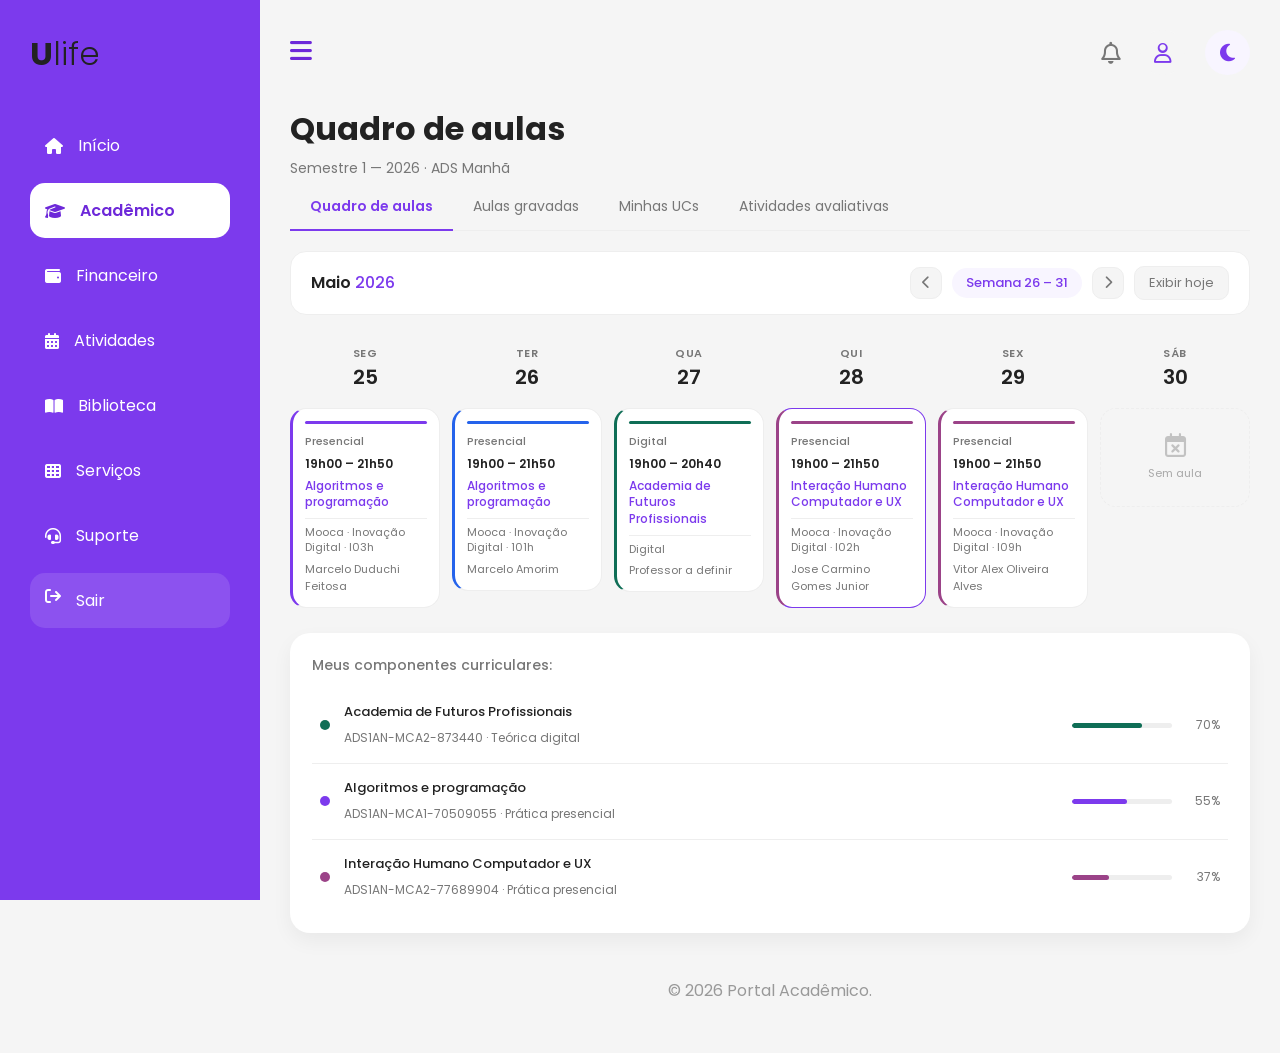
<file: A3---IHC-UX-main (2)/ProjetoA3/qda.html>
<!DOCTYPE html>
<html lang="pt-br">

<head>
  <meta charset="UTF-8">
  <meta name="viewport" content="width=device-width, initial-scale=1.0">
  <title>Quadro de Aulas — Ulife</title>

  <link rel="stylesheet" href="css/style.css">
  <link rel="stylesheet" href="css/qda.css">

  <link href="https://fonts.googleapis.com/css2?family=Poppins:wght@300;400;500;600;700&display=swap" rel="stylesheet">
  <link rel="stylesheet" href="https://cdnjs.cloudflare.com/ajax/libs/font-awesome/6.7.2/css/all.min.css">
  <link rel="icon" type="image/png" href="image/ulifeicon.png">
</head>

<body>
  <div class="container">

    <!-- SIDEBAR -->
    <aside class="sidebar">
      <div class="logo">
        <h1>U<span>life</span></h1>
      </div>

      <nav>
        <ul>
          <li onclick="window.location.href='index.html'">
            <i class="fa-solid fa-house"></i>
            <span>Início</span>
          </li>

          <li class="active" onclick="window.location.href='academico.html'">
            <i class="fa-solid fa-graduation-cap"></i>
            <span>Acadêmico</span>
          </li>

          <li onclick="window.location.href='financeiro.html'">
            <i class="fa-solid fa-wallet"></i>
            <span>Financeiro</span>
          </li>

          <li onclick="window.location.href='atividades.html'">
            <i class="fa-solid fa-calendar-days"></i>
            <span>Atividades</span>
          </li>

          <li>
            <i class="fa-solid fa-book-open"></i>
            <span>Biblioteca</span>
          </li>

          <li>
            <i class="fa-solid fa-table-cells"></i>
            <span>Serviços</span>
          </li>

          <li>
            <i class="fa-solid fa-headset"></i>
            <span>Suporte</span>
          </li>
        </ul>
      </nav>

      <div class="logout">
        <i class="fa-solid fa-arrow-right-from-bracket"></i>
        <span>Sair</span>
      </div>
    </aside>

    <!-- CONTEÚDO -->
    <main>

      <!-- TOPO -->
      <header>
        <div class="menu">
          <i id="menu-btn" class="fa-solid fa-bars"></i>
        </div>

        <div class="icons">
          <i class="fa-regular fa-bell"></i>

          <div class="perfil-container">
            <div class="perfil-btn">
              <i class="fa-regular fa-user"></i>
            </div>

            <div class="perfil-menu">
              <div class="perfil-topo">
                <div class="foto">
                  <i class="fa-solid fa-user"></i>
                </div>
                <h3>João</h3>
                <small>Sem foto de perfil</small>
              </div>

              <ul>
                <li><i class="fa-regular fa-address-card"></i> Meus dados</li>
                <li><i class="fa-regular fa-folder"></i> Meus documentos</li>
                <li><i class="fa-solid fa-wallet"></i> Meus pagamentos</li>
                <li><i class="fa-solid fa-graduation-cap"></i> Políticas de bolsas</li>
                <li><i class="fa-regular fa-bell"></i> Configurar notificações</li>
                <li><i class="fa-regular fa-circle-question"></i> Ajuda</li>
              </ul>
            </div>
          </div>

          <div class="tema-btn" id="tema-btn">
            <i id="tema-icon" class="fa-solid fa-moon"></i>
          </div>
        </div>
      </header>

      <!-- TÍTULO -->
      <section class="page-header">
        <h1>Quadro de aulas</h1>
        <p>Semestre 1 — 2026 · ADS Manhã</p>
      </section>

      <!-- TABS -->
      <div class="qa-tabs">
        <div class="qa-tab active" data-tab="quadro">Quadro de aulas</div>
        <div class="qa-tab" data-tab="gravadas">Aulas gravadas</div>
        <div class="qa-tab" data-tab="ucs">Minhas UCs</div>
        <div class="qa-tab" data-tab="atividades">Atividades avaliativas</div>
      </div>

      <!-- CONTEÚDO DAS TABELAS -->
      <div class="qa-tab-content active" id="tab-quadro">

        <!-- NAVEGAÇÃO DA SEMANA -->
        <div class="semana-nav">
          <div class="semana-mes">
            <strong>Maio</strong> <span>2026</span>
          </div>

          <div class="semana-controles">
            <button class="nav-btn" id="semana-anterior">
              <i class="fa-solid fa-chevron-left"></i>
            </button>

            <span class="semana-label" id="semana-label">Semana 26 – 31</span>

            <button class="nav-btn" id="semana-proxima">
              <i class="fa-solid fa-chevron-right"></i>
            </button>

            <button class="hoje-btn" id="btn-hoje">Exibir hoje</button>
          </div>
        </div>

        <!-- GRADE SEMANAL -->
        <div class="qa-grade">

          <!-- SEGUNDA -->
          <div class="qa-dia">
            <div class="qa-dia-header">
              <span class="dia-nome">SEG</span>
              <span class="dia-num">25</span>
            </div>

            <div class="qa-aula purple">
              <div class="aula-barra" style="background: #7c3aed;"></div>
              <span class="aula-tipo">Presencial</span>
              <strong class="aula-horario">19h00 – 21h50</strong>
              <p class="aula-nome">Algoritmos e programação</p>
              <small class="aula-sala">Mooca · Inovação Digital · I03h</small>
              <small class="aula-prof">Marcelo Duduchi Feitosa</small>
            </div>
          </div>

          <!-- TERÇA -->
          <div class="qa-dia">
            <div class="qa-dia-header">
              <span class="dia-nome">TER</span>
              <span class="dia-num">26</span>
            </div>

            <div class="qa-aula blue">
              <div class="aula-barra" style="background: #2563eb;"></div>
              <span class="aula-tipo">Presencial</span>
              <strong class="aula-horario">19h00 – 21h50</strong>
              <p class="aula-nome">Algoritmos e programação</p>
              <small class="aula-sala">Mooca · Inovação Digital · 101h</small>
              <small class="aula-prof">Marcelo Amorim</small>
            </div>
          </div>

          <!-- QUARTA -->
          <div class="qa-dia">
            <div class="qa-dia-header">
              <span class="dia-nome">QUA</span>
              <span class="dia-num">27</span>
            </div>

            <div class="qa-aula teal">
              <div class="aula-barra" style="background: #0f6e56;"></div>
              <span class="aula-tipo">Digital</span>
              <strong class="aula-horario">19h00 – 20h40</strong>
              <p class="aula-nome">Academia de Futuros Profissionais</p>
              <small class="aula-sala">Digital</small>
              <small class="aula-prof">Professor a definir</small>
            </div>
          </div>

          <!-- QUINTA (hoje) -->
          <div class="qa-dia">
            <div class="qa-dia-header">
              <span class="dia-nome">QUI</span>
              <span class="dia-num">28</span>
            </div>

            <div class="qa-aula pink hoje-card">
              <div class="aula-barra" style="background: #9b4388;"></div>
              <span class="aula-tipo">Presencial</span>
              <strong class="aula-horario">19h00 – 21h50</strong>
              <p class="aula-nome">Interação Humano Computador e UX</p>
              <small class="aula-sala">Mooca · Inovação Digital · I02h</small>
              <small class="aula-prof">Jose Carmino Gomes Junior</small>
            </div>
          </div>

          <!-- SEXTA -->
          <div class="qa-dia">
            <div class="qa-dia-header">
              <span class="dia-nome">SEX</span>
              <span class="dia-num">29</span>
            </div>

            <div class="qa-aula pink">
              <div class="aula-barra" style="background: #9b4388;"></div>
              <span class="aula-tipo">Presencial</span>
              <strong class="aula-horario">19h00 – 21h50</strong>
              <p class="aula-nome">Interação Humano Computador e UX</p>
              <small class="aula-sala">Mooca · Inovação Digital · I09h</small>
              <small class="aula-prof">Vitor Alex Oliveira Alves</small>
            </div>
          </div>

          <!-- SÁBADO -->
          <div class="qa-dia">
            <div class="qa-dia-header">
              <span class="dia-nome">SÁB</span>
              <span class="dia-num">30</span>
            </div>

            <div class="qa-vazio">
              <i class="fa-regular fa-calendar-xmark"></i>
              <p>Sem aula</p>
            </div>
          </div>

        </div>

        <!-- COMPONENTES CURRICULARES -->
        <div class="qa-ucs">
          <p class="qa-ucs-title">Meus componentes curriculares:</p>

          <div class="qa-uc-row">
            <div class="uc-dot" style="background: #0f6e56;"></div>
            <div class="uc-info">
              <h3>Academia de Futuros Profissionais</h3>
              <small>ADS1AN-MCA2-873440 · Teórica digital</small>
            </div>
            <div class="uc-barra">
              <div class="uc-prog" style="width: 70%; background: #0f6e56;"></div>
            </div>
            <span class="uc-pct">70%</span>
          </div>

          <hr class="qa-sep">

          <div class="qa-uc-row">
            <div class="uc-dot" style="background: #7c3aed;"></div>
            <div class="uc-info">
              <h3>Algoritmos e programação</h3>
              <small>ADS1AN-MCA1-70509055 · Prática presencial</small>
            </div>
            <div class="uc-barra">
              <div class="uc-prog" style="width: 55%; background: #7c3aed;"></div>
            </div>
            <span class="uc-pct">55%</span>
          </div>

          <hr class="qa-sep">

          <div class="qa-uc-row">
            <div class="uc-dot" style="background: #9b4388;"></div>
            <div class="uc-info">
              <h3>Interação Humano Computador e UX</h3>
              <small>ADS1AN-MCA2-77689904 · Prática presencial</small>
            </div>
            <div class="uc-barra">
              <div class="uc-prog" style="width: 37%; background: #9b4388;"></div>
            </div>
            <span class="uc-pct">37%</span>
          </div>

        </div>

      </div>

      <!-- TABELA AULAS GRAVADAS -->
      <div class="qa-tab-content" id="tab-gravadas">
        <div class="qa-vazio-tab">
          <i class="fa-solid fa-video"></i>
          <h3>Nenhuma aula gravada disponível</h3>
          <p>As gravações aparecerão aqui quando forem disponibilizadas.</p>
        </div>
      </div>

      <!-- TABELA MINHAS UCS -->
      <div class="qa-tab-content" id="tab-ucs">
        <div class="qa-vazio-tab">
          <i class="fa-solid fa-book-open"></i>
          <h3>Acesse suas UCs pelo Acadêmico</h3>
          <p>Veja conteúdos, materiais e avaliações de cada UC.</p>
        </div>
      </div>

      <!-- TABELA ATIVIDADES -->
      <div class="qa-tab-content" id="tab-atividades">
        <div class="qa-vazio-tab">
          <i class="fa-regular fa-clipboard"></i>
          <h3>Nenhuma atividade avaliativa no momento</h3>
          <p>As atividades pendentes aparecerão aqui.</p>
        </div>
      </div>

      <footer>© 2026 Portal Acadêmico.</footer>

    </main>
  </div>

  <!-- SCRIPTS -->
  <script>
    const menu = document.querySelector("#menu-btn");
    const sidebar = document.querySelector(".sidebar");
    menu.onclick = () => sidebar.classList.toggle("close");
  </script>

  <script>
    const perfilBtn = document.querySelector(".perfil-btn");
    const perfilMenu = document.querySelector(".perfil-menu");
    perfilBtn.addEventListener("click", e => { perfilMenu.classList.toggle("active"); e.stopPropagation(); });
    perfilMenu.addEventListener("click", e => e.stopPropagation());
    document.addEventListener("click", () => perfilMenu.classList.remove("active"));
  </script>

  <script>
    const temaBtn = document.getElementById("tema-btn");
    const temaIcon = document.getElementById("tema-icon");

    if (localStorage.getItem("tema") === "dark") {
      document.body.classList.add("dark-mode");
      temaIcon.classList.replace("fa-moon", "fa-sun");
    }
    temaBtn.addEventListener("click", () => {
      document.body.classList.toggle("dark-mode");

      if (document.body.classList.contains("dark-mode")) {
        temaIcon.classList.replace("fa-moon", "fa-sun");
        localStorage.setItem("tema", "dark");

      } else {
        temaIcon.classList.replace("fa-sun", "fa-moon");
        localStorage.setItem("tema", "light");
      }
    });
  </script>

  <script>
    /* TABS */
    const tabs = document.querySelectorAll(".qa-tab");
    const contents = document.querySelectorAll(".qa-tab-content");

    tabs.forEach(tab => {
      tab.addEventListener("click", () => {
        tabs.forEach(t => t.classList.remove("active"));
        contents.forEach(c => c.classList.remove("active"));
        tab.classList.add("active");
        document.getElementById("tab-" + tab.dataset.tab).classList.add("active");
      });
    });
  </script>

  <script>
    /* NAVEGAÇÃO DE SEMANA */
    const semanas = [
      { label: "Semana 1 - 7", dias: [1, 2, 3, 4, 5, 6, 7] },
      { label: "Semana 8 - 13", dias: [8, 9, 10, 11, 12, 13] },
      { label: "Semana 14 - 19", dias: [14, 15, 16, 17, 18, 19] },
      { label: "Semana 20 - 25", dias: [20, 21, 22, 23, 24, 25] },
      { label: "Semana 26 - 31", dias: [26, 27, 28, 29, 30, 31] },
    ];

    let semanaAtual = 4;

    const semanaLabel = document.getElementById("semana-label");
    const diasNum = document.querySelectorAll(".dia-num");

    function atualizarSemana() {
      const s = semanas[semanaAtual];
      semanaLabel.textContent = s.label;
      diasNum.forEach((el, i) => { el.textContent = s.dias[i]; });
    }

    document.getElementById("semana-anterior").onclick = () => {
      if (semanaAtual > 0) { semanaAtual--; atualizarSemana(); }
    };

    document.getElementById("semana-proxima").onclick = () => {
      if (semanaAtual < semanas.length - 1) { semanaAtual++; atualizarSemana(); }
    };

    document.getElementById("btn-hoje").onclick = () => {
      semanaAtual = 4;
      atualizarSemana();
    };
  </script>

</body>

</html>
</file>
<file: A3---IHC-UX-main (2)/ProjetoA3/css/style.css>
* {
  margin: 0;
  padding: 0;
  box-sizing: border-box;
  font-family: "Poppins", sans-serif;
}

/*variaveis*/

:root {
  --bg: #f5f5f5;
  --card: #ffffff;
  --sidebar: #7c3aed;
  --text: #222222;
  --text2: #777777;
  --border: #eeeeee;
  --hover: #f8f5ff;
  --purple: #7c3aed;
}

/*modo escuro*/

body.dark-mode .welcome h1 {
  color: var(--text);
}

body.dark-mode .welcome p {
  color: var(--bg);
}

body.dark-mode .quick {
  background: var(--card);
  color: var(--text);
}

body.dark-mode .quick h2 {
  color: var(--text);
}

body.dark-mode .quick-grid div {
  background: #2a2a2a;
  color: var(--text);
  transition: 0.3s;
}

body.dark-mode .quick-grid div:hover {
  background: #353535;
}

body.dark-mode .quick-grid i {
  color: var(--purple);
}

body.dark-mode .quick-grid p {
  color: var(--text);
}

body.dark-mode .hero {
  background: linear-gradient(135deg, #312e81, #581c87);
}

body.dark-mode .hero h2,
body.dark-mode .hero p,
body.dark-mode .hero small {
  color: white;
}

body.dark-mode .hero button {
  background: white;
  color: #312e81;
}

body.dark-mode .welcome h1 {
  color: ver(--text);
}

body.dark-mode .welcome p {
  color: var(--text2);
}

body.dark-mode {
  --bg: #121212;
  --card: #1f1f1f;
  --sidebar: #18181b;
  --text: #ffffff;
  --text2: #b3b3b3;
  --border: #333333;
  --hover: #2a2a2a;
  --purple: #9d6cff;
}

body.dark-mode .box {
  background: var(--card);
}

body.dark-mode .title h2 {
  color: var(--text);
}

body.dark-mode .title a {
  color: var(--purple);
}

body.dark-mode .evento {
  border-bottom: 1px solid var(--border);
  transition: 0.3s;
}

body.dark-mode .evento:hover {
  background: #2a2a2a;
  border-radius: 10px;
  cursor: pointer;
}

body.dark-mode .evento h3 {
  background: var(--purple);
}

body.dark-mode .evento strong {
  color: var(--text);
}

body.dark-mode .evento small {
  color: var(--text2);
}

body.dark-mode .disciplina {
  background: var(--card);
}

body.dark-mode .disciplina h3 {
  color: var(--text);
}

body.dark-mode .disciplina small {
  color: var(--text2);
}

body.dark-mode .acesso {
  border-bottom: 1px solid var(--border);
}

body.dark-mode .aviso {
  background: #2a2a2a;
  color: var(--text);
  border-radius: 10px;
  padding: 12px;
}

body.dark-mode .aviso h3 {
  color: var(--purple);
}

body.dark-mode .aviso p {
  color: var(--text2);
}

body.dark-mode .perfil-menu {
  background: var(--card);
  color: var(--text);
}

body.dark-mode .perfil-topo h3 {
  color: var(--text);
}

body.dark-mode .perfil-topo small {
  color: var(--text2);
}

body.dark-mode .perfil-menu li {
  color: var(--text);
}

body.dark-mode .perfil-menu li:hover {
  background: var(--hover);
}

body.dark-mode .perfil-menu li i {
  color: var(--purple);
}

body.dark-mode .tema-btn {
  background: var(--card);
}

body.dark-mode .tema-btn i {
  color: var(--purple);
}

/*base*/

body {
  background: var(--bg);
  color: var(--text);
}

h1,
h2,
h3 {
  color: var(--text);
}

small {
  color: var(--text2);
}

.container {
  display: flex;
  min-height: 100vh;
}

main {
  flex: 1;
  padding: 30px;
}

/* SIDEBAR */

.sidebar {
  transition: 0.4s;
  width: 260px;
  background: var(--sidebar);
  padding: 30px;
  color: white;
  display: flex;
  flex-direction: column;
  justify-content: flex-start;
}

.sidebar.close {
  width: 90px;
  padding: 20px 10px;
}

.sidebar.close span {
  display: none;
}

.sidebar.close h1 {
  font-size: 22px;
}

.sidebar.close li {
  justify-content: center;
}

.sidebar.close .logout {
  justify-content: center;
}

.sidebar.close .logo {
  text-align: center;
}

.sidebar.close .logo h1 {
  font-size: 20px;
}

.logo a {
  text-decoration: none;
}

.logo h1 {
  font-size: 32px;
  margin-bottom: 40px;
}

.logo span {
  font-weight: 300;
}

.sidebar ul {
  list-style: none;
}

.sidebar li {
  padding: 15px;
  margin-bottom: 10px;
  border-radius: 15px;
  cursor: pointer;
  transition: 0.3s;
  display: flex;
  align-items: center;
  gap: 15px;
}

.sidebar li:hover {
  background: rgba(255, 255, 255, 0.15);
}

.sidebar .active {
  background: white;
  color: #6d28d9;
  font-weight: 600;
}

.logout {
  padding: 15px;
  border-radius: 15px;
  background: rgba(255, 255, 255, 0.12);
  display: flex;
  gap: 15px;
  cursor: pointer;
}

/* HEADER */

header {
  display: flex;
  justify-content: space-between;
  align-items: center;
  margin-bottom: 30px;
}

#menu-btn {
  cursor: pointer;
  transition: 0.3s;
}

#menu-btn:hover {
  color: #7c3aed;
  transform: scale(1.1);
}

.menu i {
  font-size: 25px;
  color: #6d28d9;
}

.icons {
  display: flex;
  align-items: center;
  justify-content: flex-end;
  gap: 20px;
}

.icons i {
  font-size: 22px;
  color: #777;
  cursor: pointer;
}

.perfil img {
  width: 45px;
  height: 45px;
  border-radius: 50%;
}

/* Perfil */
.perfil-container {
  position: relative;
}

.perfil-btn {
  width: 45px;
  height: 45px;
  background: var(--bg);
  border-radius: 50%;
  display: flex;
  justify-content: center;
  align-items: center;
  cursor: pointer;
}

.perfil-btn i {
  color: #7c3aed;
  font-size: 20px;
}

.perfil-menu {
  position: absolute;
  right: 0;
  top: 60px;
  width: 280px;
  background: white;
  border-radius: 20px;
  box-shadow: 0 10px 30px rgba(0, 0, 0, 0.15);
  padding: 20px;
  display: none;
  z-index: 1000;
}

.perfil-menu.active {
  display: block;
}

.perfil-topo {
  text-align: center;
  margin-bottom: 20px;
}

.foto {
  width: 80px;
  height: 80px;
  background: #ede9fe;
  border-radius: 50%;
  margin: auto;
  display: flex;
  justify-content: center;
  align-items: center;
  margin-bottom: 10px;
}

.foto i {
  font-size: 35px;
  color: #7c3aed;
}

.perfil-topo h3 {
  color: #222;
}

.perfil-topo small {
  color: #888;
}

.perfil-menu ul {
  list-style: none;
}

.perfil-menu li {
  padding: 12px;
  border-radius: 10px;
  cursor: pointer;
  transition: 0.3s;
}

.perfil-menu li:hover {
  background: #f8f5ff;
}

.perfil-menu li i {
  color: #7c3aed;
  width: 25px;
}

.tema-btn {
  width: 45px;
  height: 45px;
  border-radius: 50%;
  background: var(--hover);
  display: flex;
  justify-content: center;
  align-items: center;
  cursor: pointer;
  transition: 0.3s;
}

.tema-btn:hover {
  background: var(--text);
  color: white;
}

.tema-btn i {
  font-size: 20px;
  color: var(--purple);
}

/*boas vindas*/

.welcome {
  margin-bottom: 25px;
}

.welcome h1 {
  font-size: 35px;
  color: #222;
}

.welcome p {
  color: #777;
  margin-top: 8px;
}
/* TOP AREA */

.top-area {
  display: grid;
  grid-template-columns: 2fr 1fr;
  gap: 25px;
  margin-bottom: 30px;
}

/*hero*/

.hero {
  background: linear-gradient(135deg, #7c3aed, #9333ea);
  color: white;
  border-radius: 25px;
  padding: 40px;
  position: relative;
  overflow: hidden;
}

.hero::after {
  content: "";
  position: absolute;
  width: 250px;
  height: 250px;
  background: rgba(255, 255, 255, 0.08);
  border-radius: 50%;
  right: -80px;
  top: -80px;
}

.hero small {
  opacity: 0.8;
  font-size: 14px;
}

.hero h2 {
  font-size: 36px;
  margin-top: 15px;
  margin-bottom: 15px;
  width: 70%;
}

.hero p {
  width: 60%;
  line-height: 1.7;
  opacity: 0.9;
}

.hero button {
  margin-top: 30px;
  padding: 14px 30px;
  border: none;
  border-radius: 12px;
  background: white;
  color: #7c3aed;
  font-weight: 600;
  cursor: pointer;
  transition: 0.3s;
}

.hero button:hover {
  transform: translateY(-3px);
}

/*acesso rapido*/

.quick {
  background: white;
  border-radius: 25px;
  padding: 25px;
  box-shadow: 0 8px 20px rgba(0, 0, 0, 0.05);
}

.quick h2 {
  margin-bottom: 20px;
  color: #222;
}

/* GRID */

.quick-grid {
  display: grid;
  grid-template-columns: 1fr 1fr;
  gap: 15px;
}

/* BOTÕES */

.quick-grid div {
  background: #f7f5ff;
  border-radius: 18px;
  padding: 18px;
  text-align: center;
  cursor: pointer;
  transition: 0.3s;
}

.quick-grid div:hover {
  background: #ede9fe;
  transform: translateY(-4px);
}

.quick-grid i {
  font-size: 24px;
  color: #7c3aed;
  margin-bottom: 10px;
}

.quick-grid p {
  font-size: 14px;
  color: #555;
  font-weight: 500;
}
/* CARDS INFERIORES */

.bottom-area {
  display: grid;
  grid-template-columns: 2fr 1fr 1fr;
  gap: 25px;
  margin-bottom: 30px;
}

.box {
  background: var(--card);
  border-radius: 25px;
  padding: 25px;
  box-shadow: 0 8px 20px rgba(0, 0, 0, 0.05);
}

.title {
  display: flex;
  justify-content: space-between;
  align-items: center;
  margin-bottom: 20px;
}

.title h2 {
  font-size: 22px;
  color: #222;
}

.title a {
  text-decoration: none;
  color: #7c3aed;
  font-size: 14px;
}

/*disciplinas*/

.acesso {
  display: flex;
  justify-content: space-between;
  align-items: center;
  padding: 18px 0;
  border-bottom: 1px solid #eee;
  margin-bottom: 18px;
}

.tags {
  display: flex;
  gap: 10px;
}
.tags .sala {
  color: var(--hover);
  color: var(--purple);
}

.sala {
  background: var(--hover);
  padding: 8px 12px;
  border-radius: 10px;
  color: #7c3aed;
  font-weight: 600;
}

.modalidade {
  background: var(--bg);
  padding: 8px 14px;
  border-radius: 10px;
  font-weight: 600;
}

.acesso i {
  cursor: pointer;
  color: #7c3aed;
  margin-left: 5px;
  transition: 0.3s;
}

.acesso i:hover {
  color: #7c3aed;
  transform: translateX(5px);
}

.disciplina {
  cursor: pointer;
  transition: 0.3s;
}

.disciplina:hover {
  background: var(--hover);
  border-radius: 12px;
  transform: translateX(5px);
}

.disciplina:last-child {
  border: none;
}

.disciplina h3 {
  font-size: 16px;
  color: #333;
}

.disciplina small {
  color: #888;
}

.disciplina span {
  background: #ede9fe;
  color: #7c3aed;
  width: 45px;
  height: 45px;
  border-radius: 12px;
  display: flex;
  justify-content: center;
  align-items: center;
  font-weight: 600;
}

.info {
  display: flex;
  gap: 15px;
  align-items: center;
}

.icone {
  width: 50px;
  height: 50px;
  background: #f3e8ff;
  border-radius: 12px;
  display: flex;
  justify-content: center;
  align-items: center;
}

.icone i {
  color: #7c3aed;
  font-size: 22px;
}

/* AGENDA */

.evento {
  display: flex;
  gap: 15px;
  margin-bottom: 20px;
}

.evento h3 {
  min-width: 70px;
  background: #7c3aed;
  color: white;
  border-radius: 12px;
  text-align: center;
  padding: 10px;
  font-size: 14px;
}

.evento strong {
  display: block;
  color: #333;
  margin-bottom: 5px;
}

.evento small {
  color: #888;
}

/* AVISOS */

.aviso {
  background: var(--hover);
  border-radius: 15px;
  padding: 15px;
  margin-bottom: 15px;
  transition: 0.3s;
}

.aviso h3 {
  color: #7c3aed;
  margin-bottom: 8px;
  font-size: 16px;
}

.aviso p {
  color: #666;
  font-size: 14px;
  line-height: 1.5;
}

.ucs-extra {
  margin-top: 25px;
}

.uc-card {
  background: var(--card);
  transition: 0.3s;
  border-radius: 20px;
  padding: 20px;
  display: flex;
  gap: 20px;
  margin-bottom: 20px;
  box-shadow: 0 5px 15px rgba(0, 0, 0, 0.05);
}
.uc-card:hover {
  background: var(--hover);
}

.uc-img {
  width: 250px;
  background: linear-gradient(135deg, #7c3aed, #9333ea);
  border-radius: 15px;
  display: flex;
  justify-content: center;
  align-items: center;
}

.uc-img i {
  color: white;
  font-size: 80px;
}

.uc-info {
  flex: 1;
}

.uc-info h3,
strong,
p,
small {
  color: var(--text);
}

.barra {
  width: 100%;
  height: 6px;
  background: var(--border);
  border-radius: 10px;
  margin: 10px 0;
}

.progresso {
  width: 70%;
  height: 100%;
  background: #14b8a6;
  border-radius: 10px;
}

.uc-icons {
  display: flex;
  justify-content: space-around;
  margin-top: 20px;
}

.uc-icons div {
  text-align: center;
  cursor: pointer;
  transition: 0.3s;
}

.uc-icons div:hover {
  color: var(--purple);
  transform: translateY(-3px);
}

.uc-icons i {
  display: block;
  font-size: 22px;
  margin-bottom: 5px;
}

/* FOOTER */

footer {
  text-align: center;
  color: #999;
  margin-top: 20px;
  padding: 20px;
}

/* RESPONSIVO */

@media (max-width: 1200px) {
  .top-area {
    grid-template-columns: 1fr;
  }

  .bottom-area {
    grid-template-columns: 1fr;
  }
}

@media (max-width: 768px) {
  .container {
    flex-direction: column;
  }

  .sidebar {
    width: 100%;
  }

  main {
    padding: 20px;
  }

  .hero h2 {
    width: 100%;
    font-size: 28px;
  }

  .hero p {
    width: 100%;
  }

  .quick-grid {
    grid-template-columns: 1fr 1fr;
  }
}

@media (max-width: 500px) {
  .quick-grid {
    grid-template-columns: 1fr;
  }
}

/* DEIXA A SIDEBAR FIXA SEM MUDAR O TAMANHO ORIGINAL */

.sidebar {
  position: fixed;
  top: 0;
  left: 0;
  height: 100vh;
  overflow-y: hidden;
  z-index: 1000;
}

main {
  margin-left: 260px;
}

.sidebar.close + main {
  margin-left: 90px;
}
</file>
<file: A3---IHC-UX-main (2)/ProjetoA3/css/academico.css>
/* PÁGINA ACADÊMICO — academico.css */

/* TÍTULO DA PÁGINA */

.page-header {
  margin-bottom: 25px;
}

.page-header h1 {
  font-size: 32px;
  color: var(--text);
}

.page-header p {
  color: var(--text2);
  margin-top: 5px;
}

/* CARDS DE RESUMO */

.ac-stats {
  display: grid;
  grid-template-columns: repeat(4, 1fr);
  gap: 20px;
  margin-bottom: 25px;
}

.ac-stat-card {
  background: var(--card);
  border-radius: 20px;
  padding: 20px;
  box-shadow: 0 8px 20px rgba(0, 0, 0, 0.05);
}

.ac-stat-card p {
  font-size: 13px;
  color: var(--text2);
  margin-bottom: 8px;
}

.ac-stat-card span {
  font-size: 28px;
  font-weight: 600;
  color: var(--text);
  display: block;
  margin-bottom: 8px;
}

.ac-stat-card .span-sm {
  font-size: 18px;
}

/* BADGES */

.badge {
  display: inline-block;
  padding: 4px 12px;
  border-radius: 20px;
  font-size: 12px;
  font-weight: 500;
}

.badge-green {
  background: #d1fae5;
  color: #065f46;
}

.badge-amber {
  background: #fef3c7;
  color: #92400e;
}

.badge-red {
  background: #fee2e2;
  color: #991b1b;
}

/* LINHA 2: NOTAS + FREQUÊNCIA */

.ac-row-2 {
  display: grid;
  grid-template-columns: 3fr 2fr;
  gap: 20px;
  margin-bottom: 25px;
}

/* CAIXA GENÉRICA */

.ac-box {
  background: var(--card);
  border-radius: 25px;
  padding: 25px;
  box-shadow: 0 8px 20px rgba(0, 0, 0, 0.05);
}

.ac-box-title {
  display: flex;
  justify-content: space-between;
  align-items: center;
  margin-bottom: 20px;
}

.ac-box-title h2 {
  font-size: 18px;
  color: var(--text);
}

.ac-box-title a {
  text-decoration: none;
  color: var(--purple);
  font-size: 13px;
}

/* DISCIPLINA COM NOTA */

.ac-disc {
  display: flex;
  align-items: center;
  gap: 15px;
  padding: 10px 8px;
  border-radius: 12px;
  cursor: pointer;
  transition: 0.3s;
}

.ac-disc:hover {
  background: var(--hover);
}

.ac-disc-icon {
  width: 42px;
  height: 42px;
  border-radius: 12px;
  display: flex;
  align-items: center;
  justify-content: center;
  flex-shrink: 0;
}

.ac-disc-icon i {
  font-size: 18px;
}

.ac-disc-icon.purple {
  background: #ede9fe;
}
.ac-disc-icon.purple i {
  color: #7c3aed;
}

.ac-disc-icon.pink {
  background: #fae8ff;
}
.ac-disc-icon.pink i {
  color: #9b4388;
}

.ac-disc-icon.blue {
  background: #dbeafe;
}
.ac-disc-icon.blue i {
  color: #2563eb;
}

.ac-disc-icon.teal {
  background: #d1fae5;
}
.ac-disc-icon.teal i {
  color: #2563eb;
}

.ac-disc-info {
  flex: 1;
}

.ac-disc-info h3 {
  font-size: 14px;
  color: var(--text);
  margin-bottom: 3px;
}

.ac-disc-info small {
  font-size: 12px;
  color: var(--text2);
}

.ac-disc-nota {
  text-align: right;
}

.ac-disc-nota strong {
  font-size: 20px;
  font-weight: 600;
  color: var(--text);
  display: block;
  margin-bottom: 5px;
}

.ac-barra {
  width: 70px;
  height: 5px;
  background: var(--border);
  border-radius: 10px;
}

.ac-prog {
  height: 100%;
  border-radius: 10px;
}

.ac-sep {
  border: none;
  border-top: 1px solid var(--border);
  margin: 8px 0;
}

/* FREQUÊNCIA */

.ac-freq {
  display: flex;
  align-items: center;
  gap: 12px;
  padding: 10px 0;
  border-bottom: 1px solid var(--border);
}

.ac-freq:last-of-type {
  border: none;
}

.ac-freq span {
  font-size: 13px;
  color: var(--text);
  min-width: 100px;
}

.ac-freq-barra {
  flex: 1;
  height: 7px;
  background: var(--border);
  border-radius: 10px;
  overflow: hidden;
}

.ac-freq-fill {
  height: 100%;
  border-radius: 10px;
}

.ac-freq strong {
  font-size: 13px;
  font-weight: 600;
  min-width: 38px;
  text-align: right;
}

.ac-aviso {
  display: flex;
  align-items: flex-start;
  gap: 10px;
  background: var(--hover);
  border-radius: 12px;
  padding: 12px;
  margin-top: 18px;
}

.ac-aviso i {
  color: var(--purple);
  font-size: 16px;
  margin-top: 1px;
  flex-shrink: 0;
}

.ac-aviso p {
  font-size: 13px;
  color: var(--text2);
  line-height: 1.5;
}

/* LINHA 3: DOCUMENTOS + HISTÓRICO */

.ac-row-3 {
  display: grid;
  grid-template-columns: 1fr 1fr;
  gap: 20px;
  margin-bottom: 25px;
}

/* DOCUMENTOS */

.ac-doc {
  display: flex;
  align-items: flex-start;
  gap: 15px;
  padding: 10px 8px;
  border-radius: 12px;
  cursor: pointer;
  transition: 0.3s;
}

.ac-doc:hover {
  background: var(--hover);
}

.ac-doc-icon {
  width: 42px;
  height: 42px;
  background: var(--hover);
  border-radius: 12px;
  display: flex;
  align-items: center;
  justify-content: center;
  flex-shrink: 0;
}

.ac-doc-icon i {
  color: var(--purple);
  font-size: 18px;
}

.ac-doc-info h3 {
  font-size: 14px;
  color: var(--text);
  margin-bottom: 3px;
}

.ac-doc-info small {
  font-size: 12px;
  color: var(--text2);
}

.ac-doc-baixar {
  display: inline-flex;
  align-items: center;
  gap: 5px;
  margin-top: 6px;
  font-size: 12px;
  color: var(--purple);
  text-decoration: none;
  font-weight: 500;
  transition: 0.3s;
}

.ac-doc-baixar:hover {
  opacity: 0.75;
}

/* HISTÓRICO */

.ac-hist {
  display: flex;
  justify-content: space-between;
  align-items: center;
  padding: 14px 0;
  border-bottom: 1px solid var(--border);
}

.ac-hist:last-child {
  border: none;
}

.ac-hist-info h3 {
  font-size: 14px;
  color: var(--text);
  margin-bottom: 3px;
}

.ac-hist-info small {
  font-size: 12px;
  color: var(--text2);
}

.ac-hist-nota {
  text-align: right;
}

.ac-hist-nota strong {
  font-size: 20px;
  font-weight: 600;
  color: var(--text);
  display: block;
}

.ac-hist-nota small {
  font-size: 11px;
  color: var(--text2);
}

/* DARK MODE */

body.dark-mode .badge-green {
  background: #064e3b;
  color: #6ee7b7;
}

body.dark-mode .badge-amber {
  background: #78350f;
  color: #fcd34d;
}

body.dark-mode .badge-red {
  background: #7f1d1d;
  color: #fca5a5;
}

body.dark-mode .ac-disc-icon.purple {
  background: #3b1f6e;
}
body.dark-mode .ac-disc-icon.pink {
  background: #4a1a5e;
}
body.dark-mode .ac-disc-icon.blue {
  background: #1e3a6e;
}
body.dark-mode .ac-disc-icon.teal {
  background: #064e3b;
}

/* RESPONSIVO */

@media (max-width: 1200px) {
  .ac-stats {
    grid-template-columns: 1fr 1fr;
  }

  .ac-row-2,
  .ac-row-3 {
    grid-template-columns: 1fr;
  }
}

@media (max-width: 768px) {
  .ac-stats {
    grid-template-columns: 1fr 1fr;
  }
}

@media (max-width: 500px) {
  .ac-stats {
    grid-template-columns: 1fr;
  }
}
</file>
<file: A3---IHC-UX-main (2)/ProjetoA3/css/atividades.css>
/* HEADER */

.at-page-header {
  display: flex;
  justify-content: space-between;
  align-items: center;
  margin-bottom: 30px;
}

.at-page-header h1 {
  font-size: 35px;
  margin-bottom: 5px;
}

.at-page-header p {
  color: var(--text2);
}

.at-agenda-btn {
  border: none;
  background: #7c3aed;
  color: white;
  padding: 14px 25px;
  border-radius: 12px;
  cursor: pointer;
  transition: 0.3s;
  font-weight: 600;
}

.at-agenda-btn:hover {
  transform: translateY(-3px);
}

/* CARDS SUPERIORES */

.at-stats {
  display: grid;
  grid-template-columns: repeat(4, 1fr);
  gap: 20px;
  margin-bottom: 30px;
}

.at-stat-card {
  background: var(--card);
  padding: 25px;
  border-radius: 20px;
  box-shadow: 0 5px 15px rgba(0, 0, 0, 0.05);
}

.at-stat-card p {
  color: var(--text2);
}

.at-stat-card span {
  display: block;
  font-size: 35px;
  font-weight: 700;
  margin: 10px 0;
}

/* BADGES */

.at-badge {
  padding: 6px 12px;
  border-radius: 20px;
  font-size: 12px;
  font-weight: 600;
}

.badge-blue {
  background: #dbeafe;
  color: #2563eb;
}

.badge-red {
  background: #fee2e2;
  color: #dc2626;
}

.badge-green {
  background: #d1fae5;
  color: #059669;
}

.badge-amber {
  background: #fef3c7;
  color: #d97706;
}

.badge-pink {
  background: #fae8ff;
  color: #c026d3;
}

.badge-gray {
  background: #e5e7eb;
  color: #4b5563;
}

/* FILTROS */

.at-filtros {
  display: flex;
  gap: 15px;
  flex-wrap: wrap;
  margin-bottom: 30px;
}

.at-filtro {
  padding: 12px 20px;
  background: var(--card);
  border-radius: 30px;
  cursor: pointer;
  transition: 0.3s;
}

.at-filtro:hover {
  background: #ede9fe;
}

.at-filtro.active {
  background: #7c3aed;
  color: white;
}

/* GRID */

.at-main-row {
  display: grid;
  grid-template-columns: 2fr 1fr;
  gap: 25px;
}

.at-box {
  background: var(--card);
  padding: 25px;
  border-radius: 25px;
  box-shadow: 0 5px 15px rgba(0, 0, 0, 0.05);
}

.at-box-title {
  display: flex;
  justify-content: space-between;
  align-items: center;
  margin-bottom: 20px;
}

.at-box-title a {
  color: #7c3aed;
  text-decoration: none;
}

/* GRUPOS */

.at-grupo-label {
  color: #7c3aed;
  font-weight: 700;
  margin: 25px 0 15px;
}

/* CARDS */

.at-card {
  display: flex;
  align-items: center;
  gap: 20px;
  padding: 18px;
  border-radius: 15px;
  margin-bottom: 15px;
  background: var(--bg);
  transition: 0.3s;
}

.at-card:hover {
  transform: translateY(-3px);
  background: var(--hover);
}

.at-check {
  width: 22px;
  height: 22px;
  border: 2px solid #7c3aed;
  border-radius: 50%;
}

.done {
  background: #10b981;
  border: none;
  color: white;
  display: flex;
  justify-content: center;
  align-items: center;
}

.at-card-body {
  flex: 1;
}

.at-card-body h3 {
  margin-bottom: 5px;
}

.at-card-body small {
  color: var(--text2);
}

.at-tags {
  margin-top: 10px;
}

.at-card-right {
  text-align: right;
}

.at-prazo {
  display: block;
  margin-bottom: 10px;
  color: var(--text2);
}

/* EVENTOS */

.at-ev {
  display: flex;
  gap: 15px;
  margin-bottom: 20px;
}

.at-ev-date {
  width: 60px;
  border-radius: 15px;
  display: flex;
  flex-direction: column;
  justify-content: center;
  align-items: center;
  padding: 10px;
}

.at-ev-num {
  font-size: 22px;
  font-weight: 700;
}

.at-ev-mes {
  font-size: 12px;
  font-weight: 600;
}

.at-ev-info strong {
  display: block;
}

.at-ev-info small {
  color: var(--text2);
}

/* PROGRESSO */

.at-progresso-box {
  margin-bottom: 25px;
}

.at-prog-barra {
  width: 100%;
  height: 8px;
  background: #e5e7eb;
  border-radius: 10px;
  margin: 10px 0;
}

.at-prog-fill {
  height: 100%;
  background: #7c3aed;
  border-radius: 10px;
}

.at-resumo-row {
  display: flex;
  justify-content: space-between;
  margin: 15px 0;
}

/* RESPONSIVO */

@media (max-width: 1100px) {
  .at-stats {
    grid-template-columns: 1fr 1fr;
  }

  .at-main-row {
    grid-template-columns: 1fr;
  }
}

@media (max-width: 700px) {
  .at-page-header {
    flex-direction: column;
    align-items: flex-start;
    gap: 20px;
  }

  .at-stats {
    grid-template-columns: 1fr;
  }
}
</file>
<file: A3---IHC-UX-main (2)/ProjetoA3/css/frequencia.css>
/*FREQUÊNCIA — frequencia.css*/

/* TÍTULO */

.fq-page-header {
  margin-bottom: 25px;
}

.fq-page-header h1 {
  font-size: 32px;
  color: var(--text);
}

.fq-page-header p {
  color: var(--text2);
  margin-top: 5px;
  font-size: 14px;
}

/* CARDS DE RESUMO */

.fq-stats {
  display: grid;
  grid-template-columns: repeat(4, 1fr);
  gap: 20px;
  margin-bottom: 20px;
}

.fq-stat-card {
  background: var(--card);
  border-radius: 20px;
  padding: 20px;
  box-shadow: 0 8px 20px rgba(0, 0, 0, 0.05);
}

.fq-stat-card p {
  font-size: 13px;
  color: var(--text2);
  margin-bottom: 8px;
}

.fq-stat-card span {
  font-size: 28px;
  font-weight: 600;
  color: var(--text);
  display: block;
  margin-bottom: 8px;
}

/* BADGES */

.fq-badge {
  display: inline-block;
  padding: 4px 12px;
  border-radius: 20px;
  font-size: 12px;
  font-weight: 500;
}

.badge-green {
  background: #d1fae5;
  color: #065f46;
}

.badge-amber {
  background: #fef3c7;
  color: #92400e;
}

.badge-red {
  background: #fee2e2;
  color: #991b1b;
}

/* ALERTA */

.fq-alerta {
  display: flex;
  align-items: flex-start;
  gap: 12px;
  background: #fef3c7;
  border: 1px solid #fcd34d;
  border-radius: 16px;
  padding: 14px 18px;
  margin-bottom: 20px;
}

.fq-alerta i {
  color: #b45309;
  font-size: 18px;
  flex-shrink: 0;
  margin-top: 2px;
}

.fq-alerta p {
  font-size: 14px;
  color: #92400e;
  line-height: 1.6;
}

/* LINHA PRINCIPAL */

.fq-row {
  display: grid;
  grid-template-columns: 1fr 1fr;
  gap: 20px;
  margin-bottom: 25px;
}

/* CAIXA GENÉRICA */

.fq-box {
  background: var(--card);
  border-radius: 25px;
  padding: 25px;
  box-shadow: 0 8px 20px rgba(0, 0, 0, 0.05);
}

.fq-box-title {
  margin-bottom: 20px;
}

.fq-box-title h2 {
  font-size: 18px;
  color: var(--text);
}

/* DISCIPLINA */

.fq-disc {
  padding: 10px 8px;
  border-radius: 12px;
  cursor: pointer;
  transition: 0.2s;
  margin-bottom: 4px;
}

.fq-disc:hover {
  background: var(--hover);
}

.fq-disc-top {
  display: flex;
  align-items: center;
  gap: 12px;
  margin-bottom: 10px;
}

.fq-disc-icon {
  width: 40px;
  height: 40px;
  border-radius: 12px;
  display: flex;
  align-items: center;
  justify-content: center;
  flex-shrink: 0;
}

.fq-disc-icon i {
  font-size: 17px;
}

.fq-disc-icon.purple {
  background: #ede9fe;
}
.fq-disc-icon.purple i {
  color: #7c3aed;
}

.fq-disc-icon.pink {
  background: #fae8ff;
}
.fq-disc-icon.pink i {
  color: #9b4388;
}

.fq-disc-icon.blue {
  background: #dbeafe;
}
.fq-disc-icon.blue i {
  color: #2563eb;
}

.fq-disc-icon.teal {
  background: #d1fae5;
}
.fq-disc-icon.teal i {
  color: #0f6e56;
}

.fq-disc-info {
  flex: 1;
}

.fq-disc-info h3 {
  font-size: 14px;
  font-weight: 500;
  color: var(--text);
  margin-bottom: 3px;
}

.fq-disc-info small {
  font-size: 12px;
  color: var(--text2);
}

.fq-pct {
  font-size: 20px;
  font-weight: 600;
}

.fq-barra {
  width: 100%;
  height: 7px;
  background: var(--border);
  border-radius: 10px;
  overflow: hidden;
  margin-bottom: 8px;
}

.fq-prog {
  height: 100%;
  border-radius: 10px;
  transition: width 0.5s ease;
}

.fq-disc-detail {
  display: flex;
  justify-content: space-between;
  align-items: center;
}

.fq-disc-detail small {
  font-size: 12px;
  color: var(--text2);
}

.fq-sep {
  border: none;
  border-top: 1px solid var(--border);
  margin: 6px 0;
}

/* COLUNA DIREITA */

.fq-col-right {
  display: flex;
  flex-direction: column;
  gap: 20px;
}

/* CALENDÁRIO */

.fq-calendario {
  display: grid;
  grid-template-columns: repeat(7, 1fr);
  gap: 4px;
  margin-bottom: 12px;
}

.cal-header {
  font-size: 11px;
  font-weight: 600;
  color: var(--text2);
  text-align: center;
  padding: 4px 0;
}

.cal-day {
  width: 34px;
  height: 34px;
  border-radius: 8px;
  display: flex;
  align-items: center;
  justify-content: center;
  font-size: 12px;
  color: var(--text2);
  margin: auto;
  cursor: default;
}

.cal-day.presente {
  background: #d1fae5;
  color: #065f46;
  font-weight: 600;
}

.cal-day.falta {
  background: #fee2e2;
  color: #991b1b;
  font-weight: 600;
}

.cal-day.hoje {
  background: var(--purple);
  color: white;
  font-weight: 600;
}

.cal-legenda {
  display: flex;
  gap: 16px;
  flex-wrap: wrap;
}

.cal-leg {
  display: flex;
  align-items: center;
  gap: 6px;
  font-size: 12px;
  color: var(--text2);
}

.leg-dot {
  width: 12px;
  height: 12px;
  border-radius: 4px;
  flex-shrink: 0;
}

/* RESUMO DO SEMESTRE */

.fq-resumo-row {
  display: flex;
  justify-content: space-between;
  align-items: center;
  padding: 12px 0;
  border-bottom: 1px solid var(--border);
}

.fq-resumo-row:last-child {
  border: none;
}

.fq-resumo-row span {
  font-size: 14px;
  color: var(--text2);
}

.fq-resumo-row strong {
  font-size: 16px;
  font-weight: 600;
  color: var(--text);
}

/* DARK MODE */

body.dark-mode .fq-alerta {
  background: #422006;
  border-color: #92400e;
}

body.dark-mode .fq-alerta p {
  color: #fcd34d;
}

body.dark-mode .fq-alerta i {
  color: #fcd34d;
}

body.dark-mode .badge-green {
  background: #064e3b;
  color: #6ee7b7;
}

body.dark-mode .badge-amber {
  background: #78350f;
  color: #fcd34d;
}

body.dark-mode .badge-red {
  background: #7f1d1d;
  color: #fca5a5;
}

body.dark-mode .fq-disc-icon.purple {
  background: #3b1f6e;
}
body.dark-mode .fq-disc-icon.pink {
  background: #4a1a5e;
}
body.dark-mode .fq-disc-icon.blue {
  background: #1e3a6e;
}
body.dark-mode .fq-disc-icon.teal {
  background: #064e3b;
}

body.dark-mode .cal-day.presente {
  background: #064e3b;
  color: #6ee7b7;
}

body.dark-mode .cal-day.falta {
  background: #7f1d1d;
  color: #fca5a5;
}

/* RESPONSIVO */

@media (max-width: 1200px) {
  .fq-stats {
    grid-template-columns: 1fr 1fr;
  }

  .fq-row {
    grid-template-columns: 1fr;
  }
}

@media (max-width: 768px) {
  .fq-stats {
    grid-template-columns: 1fr 1fr;
  }
}

@media (max-width: 500px) {
  .fq-stats {
    grid-template-columns: 1fr;
  }
}
</file>
<file: A3---IHC-UX-main (2)/ProjetoA3/css/qda.css>
/* PAGINA QUADRO DE AULAS — */

/* TÍTULO DA PÁGINA */

.page-header {
  margin-bottom: 5px;
}

.page-header h1 {
  font-size: 32px;
  color: var(--text);
}

.page-header p {
  color: var(--text2);
  margin-top: 5px;
  font-size: 14px;
}

/* TABS */

.qa-tabs {
  display: flex;
  border-bottom: 1.5px solid var(--border);
  margin-bottom: 20px;
}

.qa-tab {
  padding: 12px 20px;
  font-size: 14px;
  color: var(--text2);
  cursor: pointer;
  border-bottom: 2.5px solid transparent;
  margin-bottom: -1.5px;
  transition: 0.2s;
}

.qa-tab:hover {
  color: var(--purple);
}

.qa-tab.active {
  color: var(--purple);
  border-bottom-color: var(--purple);
  font-weight: 600;
}

/* CONTEÚDO DAS TABS */

.qa-tab-content {
  display: none;
}

.qa-tab-content.active {
  display: block;
}

/* ESTADO VAZIO DAS TABS */

.qa-vazio-tab {
  text-align: center;
  padding: 60px 20px;
  color: var(--text2);
}

.qa-vazio-tab i {
  font-size: 48px;
  color: var(--purple);
  opacity: 0.4;
  display: block;
  margin-bottom: 16px;
}

.qa-vazio-tab h3 {
  font-size: 18px;
  color: var(--text);
  margin-bottom: 8px;
}

.qa-vazio-tab p {
  font-size: 14px;
  color: var(--text2);
}

/* NAVEGAÇÃO DA SEMANA */

.semana-nav {
  display: flex;
  justify-content: space-between;
  align-items: center;
  background: var(--card);
  border-radius: 16px;
  border: 1px solid var(--border);
  padding: 14px 20px;
  margin-bottom: 20px;
}

.semana-mes {
  font-size: 16px;
  color: var(--text);
}

.semana-mes strong {
  font-weight: 600;
  color: var(--text);
}

.semana-mes span {
  color: var(--purple);
  font-weight: 500;
}

.semana-controles {
  display: flex;
  align-items: center;
  gap: 10px;
}

.nav-btn {
  width: 32px;
  height: 32px;
  border-radius: 10px;
  background: var(--bg);
  border: 1px solid var(--border);
  display: flex;
  align-items: center;
  justify-content: center;
  cursor: pointer;
  transition: 0.2s;
  color: var(--text2);
}

.nav-btn:hover {
  background: var(--hover);
  color: var(--purple);
}

.semana-label {
  font-size: 13px;
  color: var(--purple);
  font-weight: 500;
  padding: 5px 14px;
  background: var(--hover);
  border-radius: 20px;
}

.hoje-btn {
  font-size: 13px;
  color: var(--text2);
  padding: 6px 14px;
  border-radius: 10px;
  background: var(--bg);
  border: 1px solid var(--border);
  cursor: pointer;
  transition: 0.2s;
  font-family: "Poppins", sans-serif;
}

.hoje-btn:hover {
  background: var(--hover);
  color: var(--purple);
}

/* GRADE SEMANAL */

.qa-grade {
  display: grid;
  grid-template-columns: repeat(6, 1fr);
  gap: 12px;
  margin-bottom: 25px;
}

.qa-dia {
  display: flex;
  flex-direction: column;
  gap: 10px;
}

/* CABEÇALHO DO DIA */

.qa-dia-header {
  text-align: center;
  padding: 10px 6px;
  border-radius: 12px;
}

.qa-dia-header .dia-nome {
  display: block;
  font-size: 11px;
  font-weight: 600;
  color: var(--text2);
  letter-spacing: 0.5px;
  margin-bottom: 4px;
}

.qa-dia-header .dia-num {
  display: block;
  font-size: 20px;
  font-weight: 600;
  color: var(--text);
  line-height: 1.1;
}

.qa-dia-header.hoje {
  background: var(--hover);
}

.qa-dia-header.hoje .dia-nome {
  color: #6d28d9;
}

.qa-dia-header.hoje .dia-num {
  color: var(--purple);
}

/* CARD DE AULA */

.qa-aula {
  background: var(--card);
  border-radius: 16px;
  border: 1px solid var(--border);
  padding: 12px;
  display: flex;
  flex-direction: column;
  gap: 5px;
  cursor: pointer;
  transition: 0.2s;
}

.qa-aula:hover {
  transform: translateY(-3px);
  box-shadow: 0 8px 20px rgba(0, 0, 0, 0.08);
}

.qa-aula.hoje-card {
  border-color: var(--purple);
  border-width: 1.5px;
}

.aula-barra {
  height: 3px;
  border-radius: 2px;
  margin-bottom: 4px;
}

.aula-tipo {
  font-size: 11px;
  color: var(--text2);
  font-weight: 500;
}

.aula-horario {
  font-size: 12px;
  font-weight: 600;
  color: var(--text);
  display: block;
}

.aula-nome {
  font-size: 12px;
  font-weight: 500;
  color: var(--purple);
  line-height: 1.4;
}

.aula-sala {
  display: block;
  font-size: 11px;
  color: var(--text2);
  line-height: 1.4;
  border-top: 1px solid var(--border);
  padding-top: 6px;
  margin-top: 2px;
}

.aula-prof {
  display: block;
  font-size: 11px;
  color: var(--text2);
}

/* CORES DOS CARDS */

.qa-aula.purple {
  border-left: 3px solid #7c3aed;
}
.qa-aula.blue {
  border-left: 3px solid #2563eb;
}
.qa-aula.pink {
  border-left: 3px solid #9b4388;
}
.qa-aula.teal {
  border-left: 3px solid #0f6e56;
}

/* CARD VAZIO */

.qa-vazio {
  background: var(--bg);
  border-radius: 16px;
  border: 1.5px dashed var(--border);
  padding: 24px 12px;
  text-align: center;
}

.qa-vazio i {
  font-size: 24px;
  color: var(--text2);
  opacity: 0.4;
  display: block;
  margin-bottom: 8px;
}

.qa-vazio p {
  font-size: 11px;
  color: var(--text2);
  opacity: 0.6;
}

/* COMPONENTES CURRICULARES */

.qa-ucs {
  background: var(--card);
  border-radius: 20px;
  padding: 22px;
  box-shadow: 0 8px 20px rgba(0, 0, 0, 0.05);
  margin-bottom: 25px;
}

.qa-ucs-title {
  font-size: 14px;
  font-weight: 500;
  color: var(--text2);
  margin-bottom: 16px;
}

.qa-uc-row {
  display: flex;
  align-items: center;
  gap: 14px;
  padding: 10px 8px;
  border-radius: 12px;
  cursor: pointer;
  transition: 0.2s;
}

.qa-uc-row:hover {
  background: var(--hover);
}

.uc-dot {
  width: 10px;
  height: 10px;
  border-radius: 50%;
  flex-shrink: 0;
}

.uc-info {
  flex: 1;
}

.uc-info h3 {
  font-size: 13px;
  font-weight: 500;
  color: var(--text);
  margin-bottom: 2px;
}

.uc-info small {
  font-size: 12px;
  color: var(--text2);
}

.uc-barra {
  width: 100px;
  height: 5px;
  background: var(--border);
  border-radius: 10px;
  overflow: hidden;
}

.uc-prog {
  height: 100%;
  border-radius: 10px;
}

.uc-pct {
  font-size: 12px;
  color: var(--text2);
  min-width: 34px;
  text-align: right;
}

.qa-sep {
  border: none;
  border-top: 1px solid var(--border);
  margin: 4px 0;
}

/* DARK MODE */

body.dark-mode .qa-aula {
  border-color: var(--border);
}

body.dark-mode .qa-aula:hover {
  box-shadow: 0 8px 20px rgba(0, 0, 0, 0.3);
}

body.dark-mode .nav-btn {
  background: var(--card);
  border-color: var(--border);
  color: var(--text2);
}

body.dark-mode .hoje-btn {
  background: var(--card);
  border-color: var(--border);
}

body.dark-mode .qa-ucs {
  background: var(--card);
}

body.dark-mode .qa-vazio {
  background: var(--card);
}

body.dark-mode .qa-dia-header.hoje {
  background: var(--hover);
}

/* RESPONSIVO */

@media (max-width: 1100px) {
  .qa-grade {
    grid-template-columns: repeat(3, 1fr);
  }
}

@media (max-width: 768px) {
  .qa-grade {
    grid-template-columns: repeat(2, 1fr);
  }

  .semana-nav {
    flex-direction: column;
    gap: 12px;
    align-items: flex-start;
  }

  .qa-tabs {
    overflow-x: auto;
    white-space: nowrap;
  }
}

@media (max-width: 500px) {
  .qa-grade {
    grid-template-columns: 1fr;
  }
}
</file>
